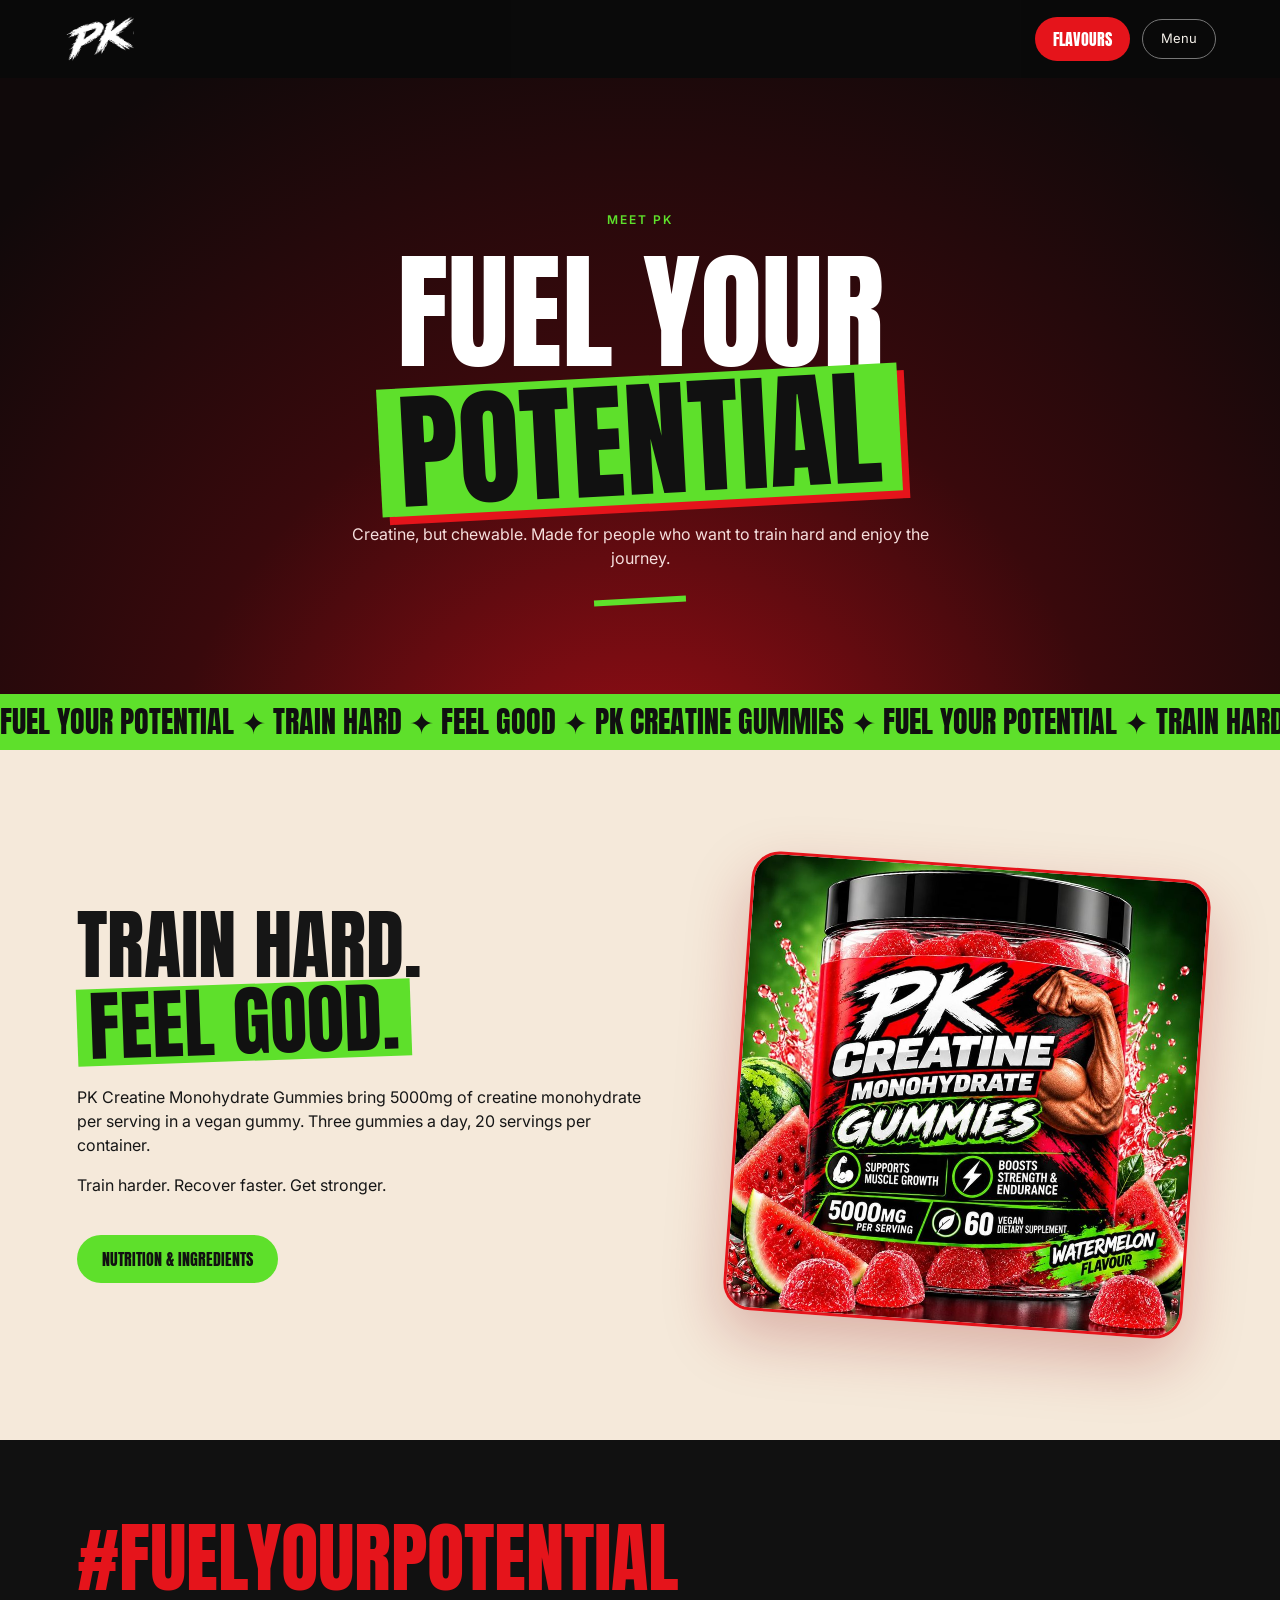
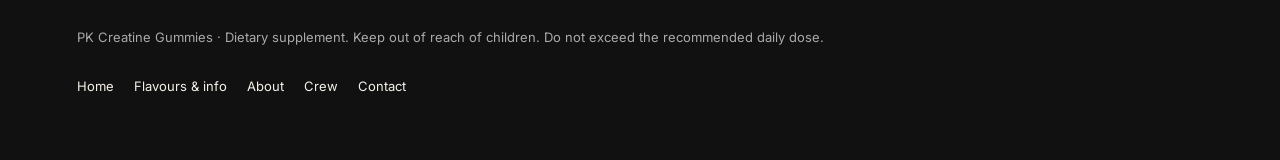
<file: about.html>
<!doctype html><html lang="en"><head><meta charset="utf-8"><meta name="viewport" content="width=device-width, initial-scale=1"><title>About | PK Creatine Gummies</title><meta name="description" content="Get to know PK Creatine Gummies and the story behind the brand."><link href="https://fonts.googleapis.com/css2?family=Anton&family=Inter:wght@400;600;700&display=swap" rel="stylesheet"><style>:root{--red:#e5141b;--green:#5ee02b;--bone:#f5f1ea}*{box-sizing:border-box}body{margin:0;background:#0a0a0a;color:var(--bone);font:16px/1.5 Inter,system-ui,sans-serif}h1,h2,h3,.brand,.btn{font-family:Anton,Impact,sans-serif;text-transform:uppercase;font-weight:400;line-height:1}a{color:inherit}header{position:sticky;top:0;z-index:5;background:#0a0a0aef;display:flex;align-items:center;justify-content:space-between;padding:16px 5vw;gap:20px}header .brand{font-style:italic;font-size:30px;text-decoration:none}header .brand span{color:var(--red)}nav{display:flex;gap:20px;align-items:center;flex-wrap:wrap}nav a{font-size:13px;text-decoration:none}nav a:hover{color:var(--green)}main{min-height:75vh}.hero{padding:100px 6vw 80px;background:radial-gradient(circle at 85% 20%,#8e0a0f,#120608 55%,#0a0a0a)}.eyebrow{text-transform:uppercase;letter-spacing:.16em;color:var(--green);font-size:12px;font-weight:600}h1{font-size:clamp(58px,10vw,140px);max-width:1000px;margin:18px 0}h1 em,h2 em{font-style:normal;background:var(--green);color:#111;padding:0 .15em}.hero p{max-width:620px;color:#ddd}.section{padding:70px 6vw}.light{background:var(--bone);color:#161616}.section h2{font-size:clamp(40px,6vw,80px);margin:0 0 24px}.grid{display:grid;grid-template-columns:repeat(auto-fit,minmax(230px,1fr));gap:20px}.card{background:#222;border-radius:24px;overflow:hidden}.light .card{background:#fff}.card img{width:100%;aspect-ratio:1;object-fit:cover}.content{padding:24px}.content h3{font-size:32px;margin:0 0 12px}.badge{display:inline-block;background:var(--green);color:#111;padding:6px 10px;border-radius:30px;font-size:11px;font-weight:700;text-transform:uppercase}.btn{display:inline-block;background:var(--green);color:#111;padding:16px 25px;border-radius:40px;text-decoration:none;margin-top:22px}.copy{max-width:750px}.note{font-size:14px;opacity:.75}footer{padding:60px 6vw;background:#111}footer strong{font:clamp(35px,6vw,80px) Anton,Impact,sans-serif;color:var(--red)}footer p{font-size:13px;color:#aaa}footer nav{margin-top:25px}@media(max-width:700px){header{align-items:flex-start}header nav{gap:9px 14px;justify-content:flex-end}header nav a{font-size:11px}.hero{padding-top:70px}}.hero{background:#f5e9da;color:#17110e;text-align:center;position:relative;overflow:hidden;padding:100px 6vw 90px}.hero h1{margin:18px auto}.hero p{color:#4c3730;margin:0 auto;max-width:620px}.hero .eyebrow{color:#b80e15}.hero:after{content:"";display:block;width:92px;height:6px;background:#e5141b;margin:28px auto 0;transform:rotate(-2deg)}.light .card{box-shadow:0 12px 35px #4a231112}.card .content h3{margin-top:10px}.section{position:relative}.card img{transition:transform .4s}.card:hover img{transform:scale(1.025)}@media(max-width:700px){.hero{padding:72px 6vw 65px}}</style><style>header{align-items:center}header .header-actions{display:flex;gap:12px;align-items:center}header .header-shop{background:#e5141b;border-radius:30px;padding:10px 18px;color:white;text-decoration:none;font:16px Anton,Impact,sans-serif;text-transform:uppercase}header details{position:relative}header summary{cursor:pointer;list-style:none;border:1px solid #777;border-radius:30px;padding:9px 18px;font-size:13px}header summary::-webkit-details-marker{display:none}header details nav{position:absolute;top:calc(100% + 12px);right:0;width:min(300px,85vw);display:grid;gap:0;background:#f5f1ea;color:#171717;padding:14px;border-radius:20px;box-shadow:0 16px 60px #0008;max-height:75vh;overflow:auto}header details nav a{padding:10px;border-radius:8px;font-size:15px}header details nav a:hover{background:#e5141b;color:#fff}footer nav a{padding:4px 0}.split{display:grid;grid-template-columns:1fr 1fr;gap:clamp(24px,5vw,80px);align-items:center;max-width:1300px;margin:auto}.split img{width:100%;max-height:540px;object-fit:cover;border-radius:28px;transform:rotate(2deg)}.split h2{margin-top:16px}.product-hero{display:flex;justify-content:center;gap:14px;margin:42px auto 0;max-width:740px}.product-hero img{width:clamp(115px,20vw,220px);aspect-ratio:1;object-fit:cover;border-radius:24px;box-shadow:0 20px 40px #5c221d40}.product-hero img:first-child{transform:rotate(-7deg)}.product-hero img:last-child{transform:rotate(7deg)}a:focus-visible,summary:focus-visible{outline:3px solid #5ee02b;outline-offset:4px}@media(max-width:700px){.split{grid-template-columns:1fr}.split img{max-height:380px}.product-hero img{width:29%}}</style><style>@media (prefers-reduced-motion:no-preference){.hero h1{animation:pk-rise .65s cubic-bezier(.22,1,.36,1) both}.hero p,.hero .product-hero{animation:pk-rise .75s .12s cubic-bezier(.22,1,.36,1) both}@keyframes pk-rise{from{opacity:0;transform:translateY(20px)}to{opacity:1;transform:translateY(0)}}}.btn{transition:transform .2s ease,box-shadow .2s ease}.btn:hover{transform:translateY(-3px);box-shadow:0 8px 20px #0003}@media(prefers-reduced-motion:reduce){.btn,.card img{transition:none}}</style><link rel="stylesheet" href="assets/pages.css"><script defer src="assets/pages.js"></script><link rel="stylesheet" href="assets/transition.css"><script src="assets/transition.js"></script></head><body><a class="skip-link" href="#main-content">Skip to content</a><header><a class="brand" href="index.html" aria-label="PK home"><img src="assets/pk-logo.png" alt="PK" style="display:block;width:70px;height:46px;object-fit:contain"></a><div class="header-actions"><a class="header-shop" href="shop.html">Flavours</a><details><summary>Menu</summary><nav aria-label="Main navigation"><a href="index.html">Home</a><a href="shop.html">Flavours &amp; info</a><a href="about.html" aria-current="page">About</a><a href="crew.html">Crew</a><a href="contact.html">Contact</a></nav></details></div></header><main id="main-content" tabindex="-1"><section class="hero"><span class="eyebrow">Meet PK</span><h1>Fuel your <em>potential</em></h1><p>Creatine, but chewable. Made for people who want to train hard and enjoy the journey.</p></section><div class="pk-ribbon" aria-hidden="true"><span>FUEL YOUR POTENTIAL ✦ TRAIN HARD ✦ FEEL GOOD ✦ PK CREATINE GUMMIES ✦ FUEL YOUR POTENTIAL ✦ TRAIN HARD ✦ FEEL GOOD ✦ PK CREATINE GUMMIES ✦ </span></div><section class="section light"><div class="pk-feature"><div class="copy"><h2>Train hard. <em>Feel good.</em></h2><p>PK Creatine Monohydrate Gummies bring 5000mg of creatine monohydrate per serving in a vegan gummy. Three gummies a day, 20 servings per container.</p><p>Train harder. Recover faster. Get stronger.</p><a class="btn" href="index.html#nut">Nutrition &amp; ingredients</a></div><img src="assets/watermelon.jpg" alt="PK watermelon creatine gummies"></div></section></main><footer><strong>#FUELYOURPOTENTIAL</strong><p>PK Creatine Gummies · Dietary supplement. Keep out of reach of children. Do not exceed the recommended daily dose.</p><nav aria-label="Footer navigation"><a href="index.html">Home</a><a href="shop.html">Flavours &amp; info</a><a href="about.html" aria-current="page">About</a><a href="crew.html">Crew</a><a href="contact.html">Contact</a></nav></footer></body></html>
</file>
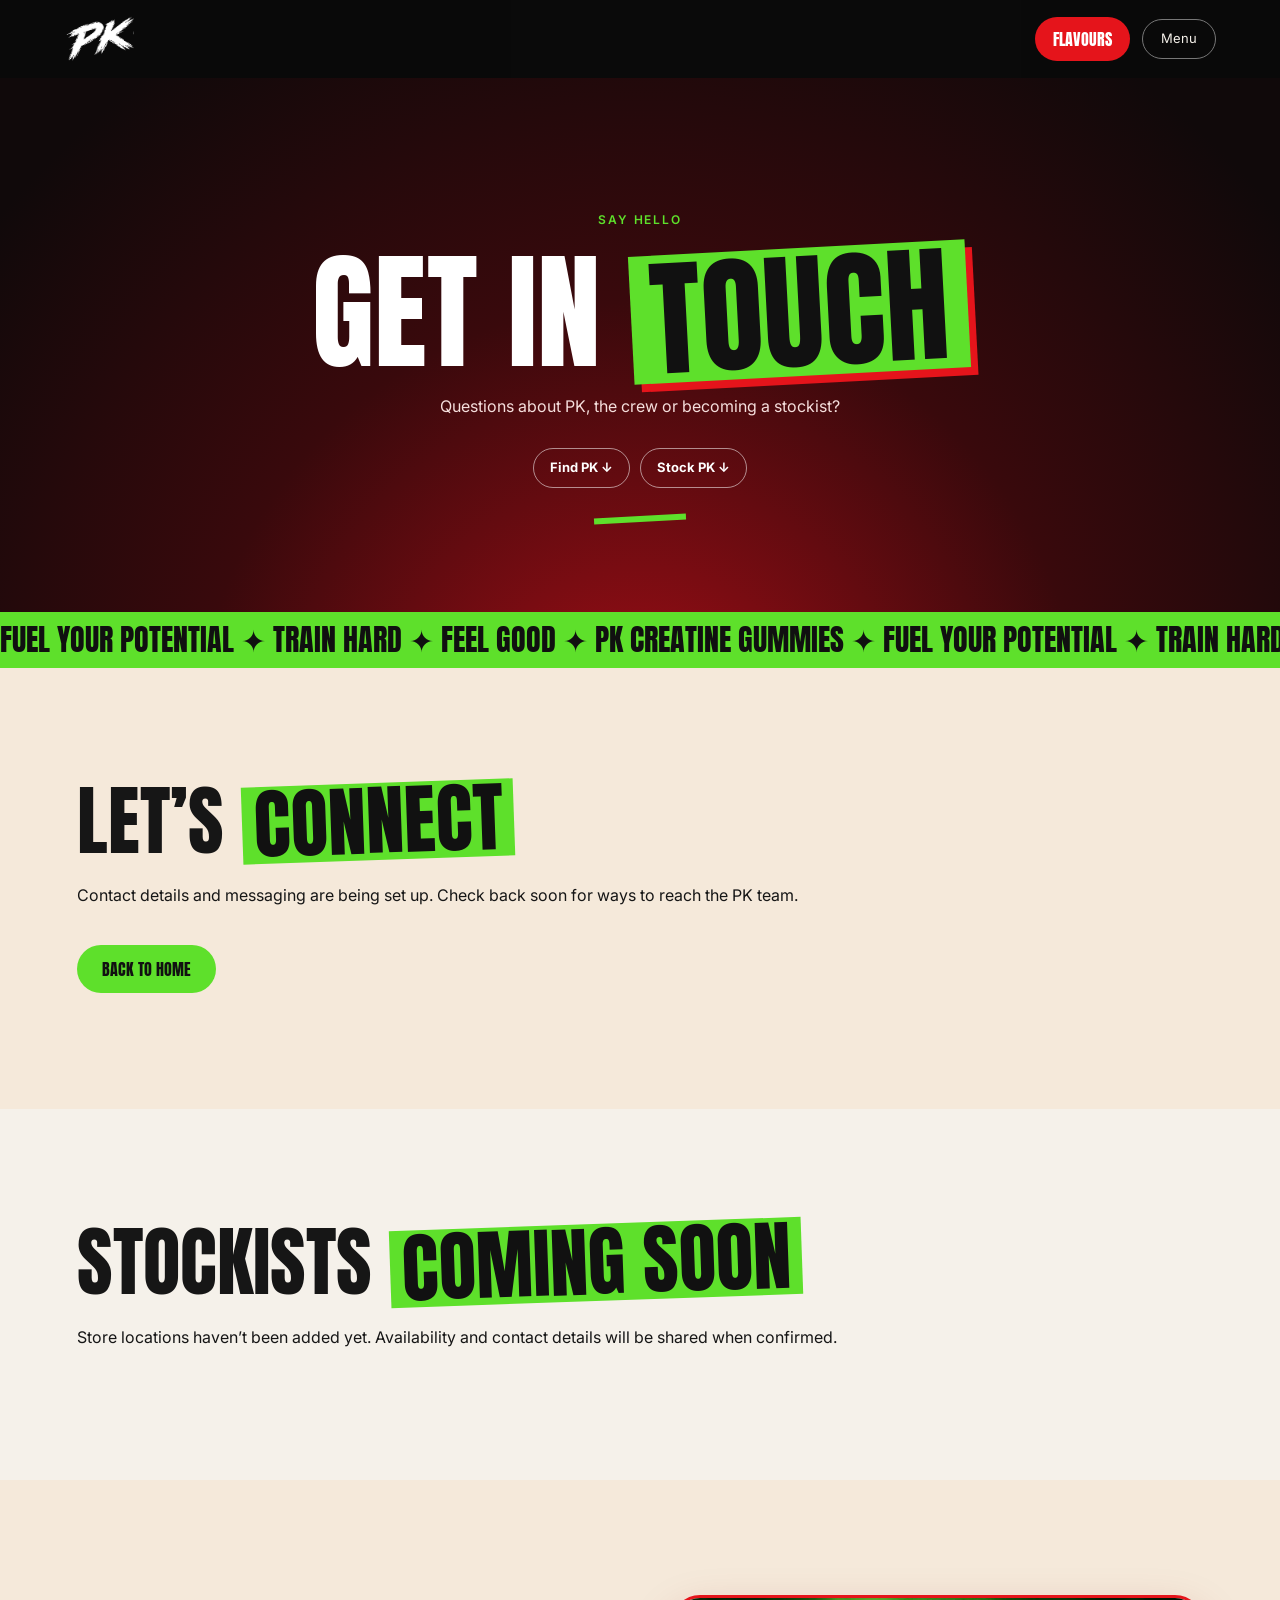
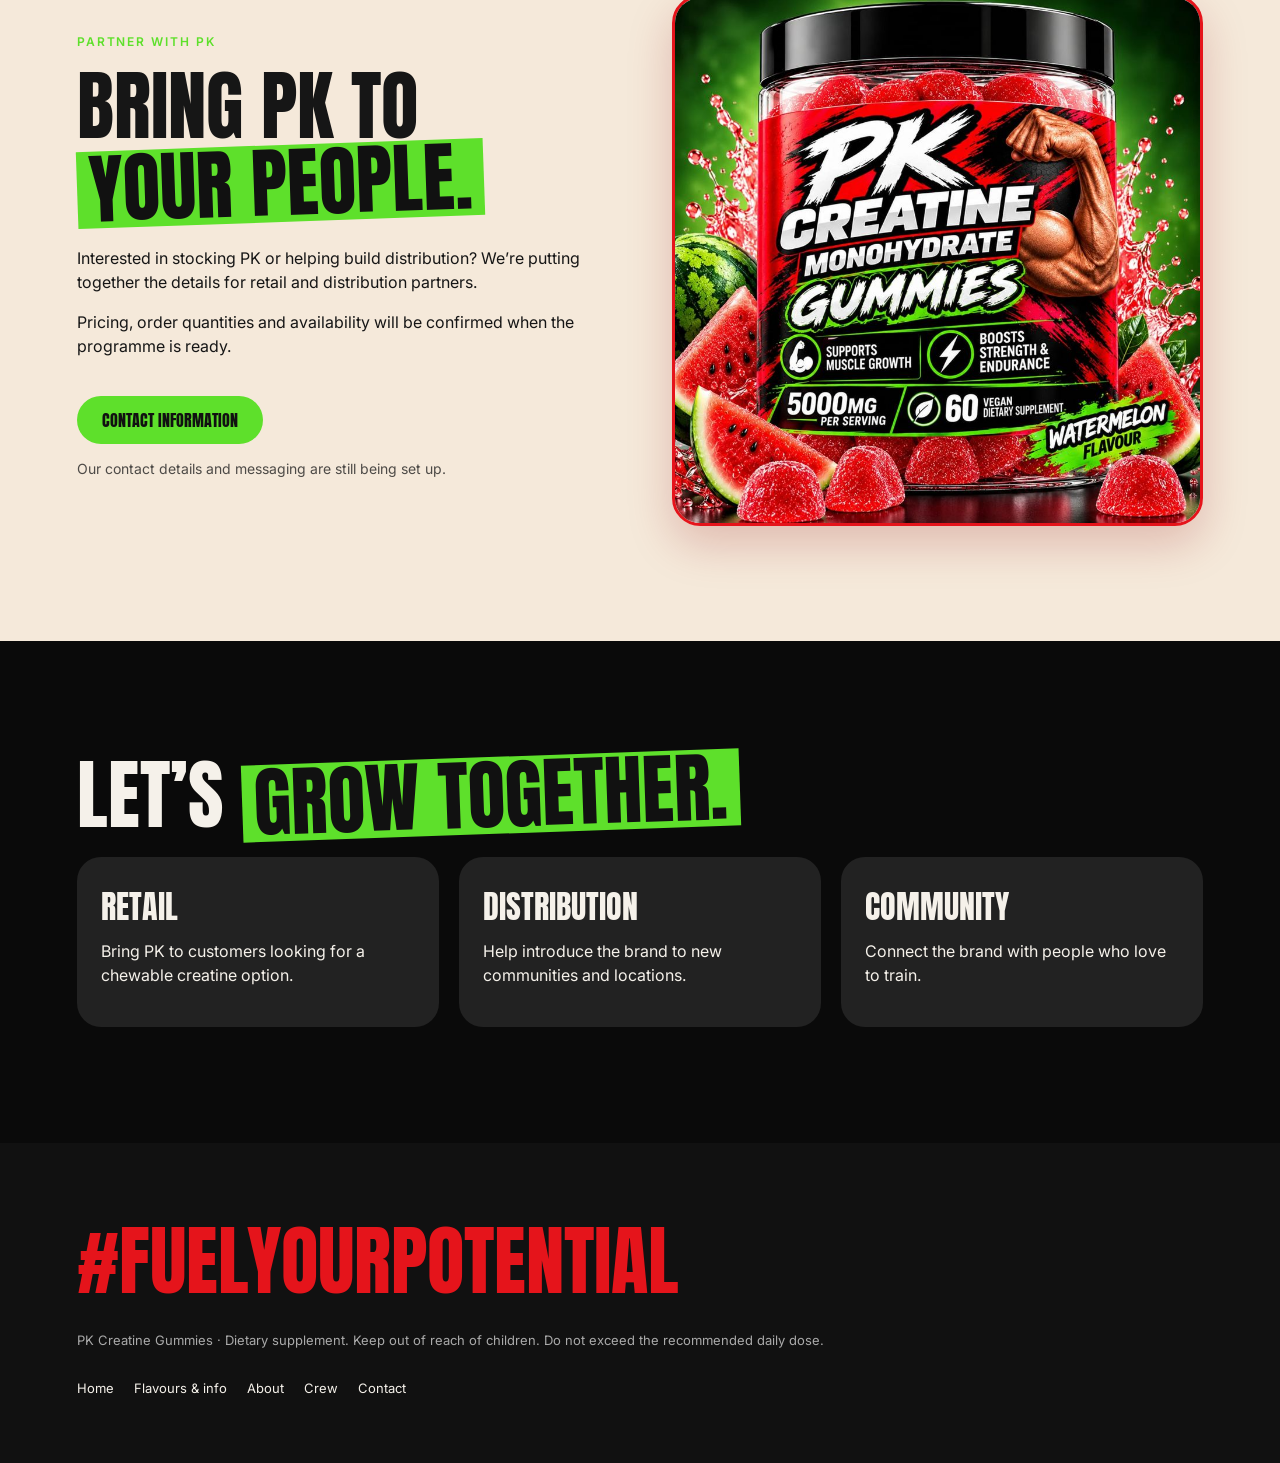
<file: contact.html>
<!doctype html><html lang="en"><head><meta charset="utf-8"><meta name="viewport" content="width=device-width, initial-scale=1"><title>Contact | PK Creatine Gummies</title><meta name="description" content="Find information about contacting PK, stockists and retail partnerships."><link href="https://fonts.googleapis.com/css2?family=Anton&family=Inter:wght@400;600;700&display=swap" rel="stylesheet"><style>:root{--red:#e5141b;--green:#5ee02b;--bone:#f5f1ea}*{box-sizing:border-box}body{margin:0;background:#0a0a0a;color:var(--bone);font:16px/1.5 Inter,system-ui,sans-serif}h1,h2,h3,.brand,.btn{font-family:Anton,Impact,sans-serif;text-transform:uppercase;font-weight:400;line-height:1}a{color:inherit}header{position:sticky;top:0;z-index:5;background:#0a0a0aef;display:flex;align-items:center;justify-content:space-between;padding:16px 5vw;gap:20px}header .brand{font-style:italic;font-size:30px;text-decoration:none}header .brand span{color:var(--red)}nav{display:flex;gap:20px;align-items:center;flex-wrap:wrap}nav a{font-size:13px;text-decoration:none}nav a:hover{color:var(--green)}main{min-height:75vh}.hero{padding:100px 6vw 80px;background:radial-gradient(circle at 85% 20%,#8e0a0f,#120608 55%,#0a0a0a)}.eyebrow{text-transform:uppercase;letter-spacing:.16em;color:var(--green);font-size:12px;font-weight:600}h1{font-size:clamp(58px,10vw,140px);max-width:1000px;margin:18px 0}h1 em,h2 em{font-style:normal;background:var(--green);color:#111;padding:0 .15em}.hero p{max-width:620px;color:#ddd}.section{padding:70px 6vw}.light{background:var(--bone);color:#161616}.section h2{font-size:clamp(40px,6vw,80px);margin:0 0 24px}.grid{display:grid;grid-template-columns:repeat(auto-fit,minmax(230px,1fr));gap:20px}.card{background:#222;border-radius:24px;overflow:hidden}.light .card{background:#fff}.card img{width:100%;aspect-ratio:1;object-fit:cover}.content{padding:24px}.content h3{font-size:32px;margin:0 0 12px}.badge{display:inline-block;background:var(--green);color:#111;padding:6px 10px;border-radius:30px;font-size:11px;font-weight:700;text-transform:uppercase}.btn{display:inline-block;background:var(--green);color:#111;padding:16px 25px;border-radius:40px;text-decoration:none;margin-top:22px}.copy{max-width:750px}.note{font-size:14px;opacity:.75}footer{padding:60px 6vw;background:#111}footer strong{font:clamp(35px,6vw,80px) Anton,Impact,sans-serif;color:var(--red)}footer p{font-size:13px;color:#aaa}footer nav{margin-top:25px}@media(max-width:700px){header{align-items:flex-start}header nav{gap:9px 14px;justify-content:flex-end}header nav a{font-size:11px}.hero{padding-top:70px}}.hero{background:#f5e9da;color:#17110e;text-align:center;position:relative;overflow:hidden;padding:100px 6vw 90px}.hero h1{margin:18px auto}.hero p{color:#4c3730;margin:0 auto;max-width:620px}.hero .eyebrow{color:#b80e15}.hero:after{content:"";display:block;width:92px;height:6px;background:#e5141b;margin:28px auto 0;transform:rotate(-2deg)}.light .card{box-shadow:0 12px 35px #4a231112}.card .content h3{margin-top:10px}.section{position:relative}.card img{transition:transform .4s}.card:hover img{transform:scale(1.025)}@media(max-width:700px){.hero{padding:72px 6vw 65px}}</style><style>header{align-items:center}header .header-actions{display:flex;gap:12px;align-items:center}header .header-shop{background:#e5141b;border-radius:30px;padding:10px 18px;color:white;text-decoration:none;font:16px Anton,Impact,sans-serif;text-transform:uppercase}header details{position:relative}header summary{cursor:pointer;list-style:none;border:1px solid #777;border-radius:30px;padding:9px 18px;font-size:13px}header summary::-webkit-details-marker{display:none}header details nav{position:absolute;top:calc(100% + 12px);right:0;width:min(300px,85vw);display:grid;gap:0;background:#f5f1ea;color:#171717;padding:14px;border-radius:20px;box-shadow:0 16px 60px #0008;max-height:75vh;overflow:auto}header details nav a{padding:10px;border-radius:8px;font-size:15px}header details nav a:hover{background:#e5141b;color:#fff}footer nav a{padding:4px 0}.split{display:grid;grid-template-columns:1fr 1fr;gap:clamp(24px,5vw,80px);align-items:center;max-width:1300px;margin:auto}.split img{width:100%;max-height:540px;object-fit:cover;border-radius:28px;transform:rotate(2deg)}.split h2{margin-top:16px}.product-hero{display:flex;justify-content:center;gap:14px;margin:42px auto 0;max-width:740px}.product-hero img{width:clamp(115px,20vw,220px);aspect-ratio:1;object-fit:cover;border-radius:24px;box-shadow:0 20px 40px #5c221d40}.product-hero img:first-child{transform:rotate(-7deg)}.product-hero img:last-child{transform:rotate(7deg)}a:focus-visible,summary:focus-visible{outline:3px solid #5ee02b;outline-offset:4px}@media(max-width:700px){.split{grid-template-columns:1fr}.split img{max-height:380px}.product-hero img{width:29%}}</style><style>@media (prefers-reduced-motion:no-preference){.hero h1{animation:pk-rise .65s cubic-bezier(.22,1,.36,1) both}.hero p,.hero .product-hero{animation:pk-rise .75s .12s cubic-bezier(.22,1,.36,1) both}@keyframes pk-rise{from{opacity:0;transform:translateY(20px)}to{opacity:1;transform:translateY(0)}}}.btn{transition:transform .2s ease,box-shadow .2s ease}.btn:hover{transform:translateY(-3px);box-shadow:0 8px 20px #0003}@media(prefers-reduced-motion:reduce){.btn,.card img{transition:none}}</style><link rel="stylesheet" href="assets/pages.css"><script defer src="assets/pages.js"></script><link rel="stylesheet" href="assets/transition.css"><script src="assets/transition.js"></script></head><body><a class="skip-link" href="#main-content">Skip to content</a><header><a class="brand" href="index.html" aria-label="PK home"><img src="assets/pk-logo.png" alt="PK" style="display:block;width:70px;height:46px;object-fit:contain"></a><div class="header-actions"><a class="header-shop" href="shop.html">Flavours</a><details><summary>Menu</summary><nav aria-label="Main navigation"><a href="index.html">Home</a><a href="shop.html">Flavours &amp; info</a><a href="about.html">About</a><a href="crew.html">Crew</a><a href="contact.html" aria-current="page">Contact</a></nav></details></div></header><main id="main-content" tabindex="-1"><section class="hero"><span class="eyebrow">Say hello</span><h1>Get in <em>touch</em></h1><p>Questions about PK, the crew or becoming a stockist?</p><div class="page-jumps" aria-label="On this page"><a href="#stockists">Find PK ↓</a><a href="#wholesale">Stock PK ↓</a></div></section><div class="pk-ribbon" aria-hidden="true"><span>FUEL YOUR POTENTIAL ✦ TRAIN HARD ✦ FEEL GOOD ✦ PK CREATINE GUMMIES ✦ FUEL YOUR POTENTIAL ✦ TRAIN HARD ✦ FEEL GOOD ✦ PK CREATINE GUMMIES ✦ </span></div><section class="section light"><h2>Let’s <em>connect</em></h2><p>Contact details and messaging are being set up. Check back soon for ways to reach the PK team.</p><a class="btn" href="index.html">Back to home</a></section><section id="stockists" class="section light"><h2>Stockists <em>coming soon</em></h2><p>Store locations haven’t been added yet. Availability and contact details will be shared when confirmed.</p></section><section id="wholesale" class="section light"><div class="split"><div><span class="eyebrow">PARTNER WITH PK</span><h2>Bring PK to <em>your people.</em></h2><p>Interested in stocking PK or helping build distribution? We’re putting together the details for retail and distribution partners.</p><p>Pricing, order quantities and availability will be confirmed when the programme is ready.</p><a class="btn" href="contact.html">Contact information</a><p class="note">Our contact details and messaging are still being set up.</p></div><img src="assets/watermelon.jpg" alt="PK watermelon creatine gummies"></div></section><section class="section"><h2>Let’s <em>grow together.</em></h2><div class="grid"><div class="card"><div class="content"><h3>Retail</h3><p>Bring PK to customers looking for a chewable creatine option.</p></div></div><div class="card"><div class="content"><h3>Distribution</h3><p>Help introduce the brand to new communities and locations.</p></div></div><div class="card"><div class="content"><h3>Community</h3><p>Connect the brand with people who love to train.</p></div></div></div></section></main><footer><strong>#FUELYOURPOTENTIAL</strong><p>PK Creatine Gummies · Dietary supplement. Keep out of reach of children. Do not exceed the recommended daily dose.</p><nav aria-label="Footer navigation"><a href="index.html">Home</a><a href="shop.html">Flavours &amp; info</a><a href="about.html">About</a><a href="crew.html">Crew</a><a href="contact.html" aria-current="page">Contact</a></nav></footer></body></html>
</file>
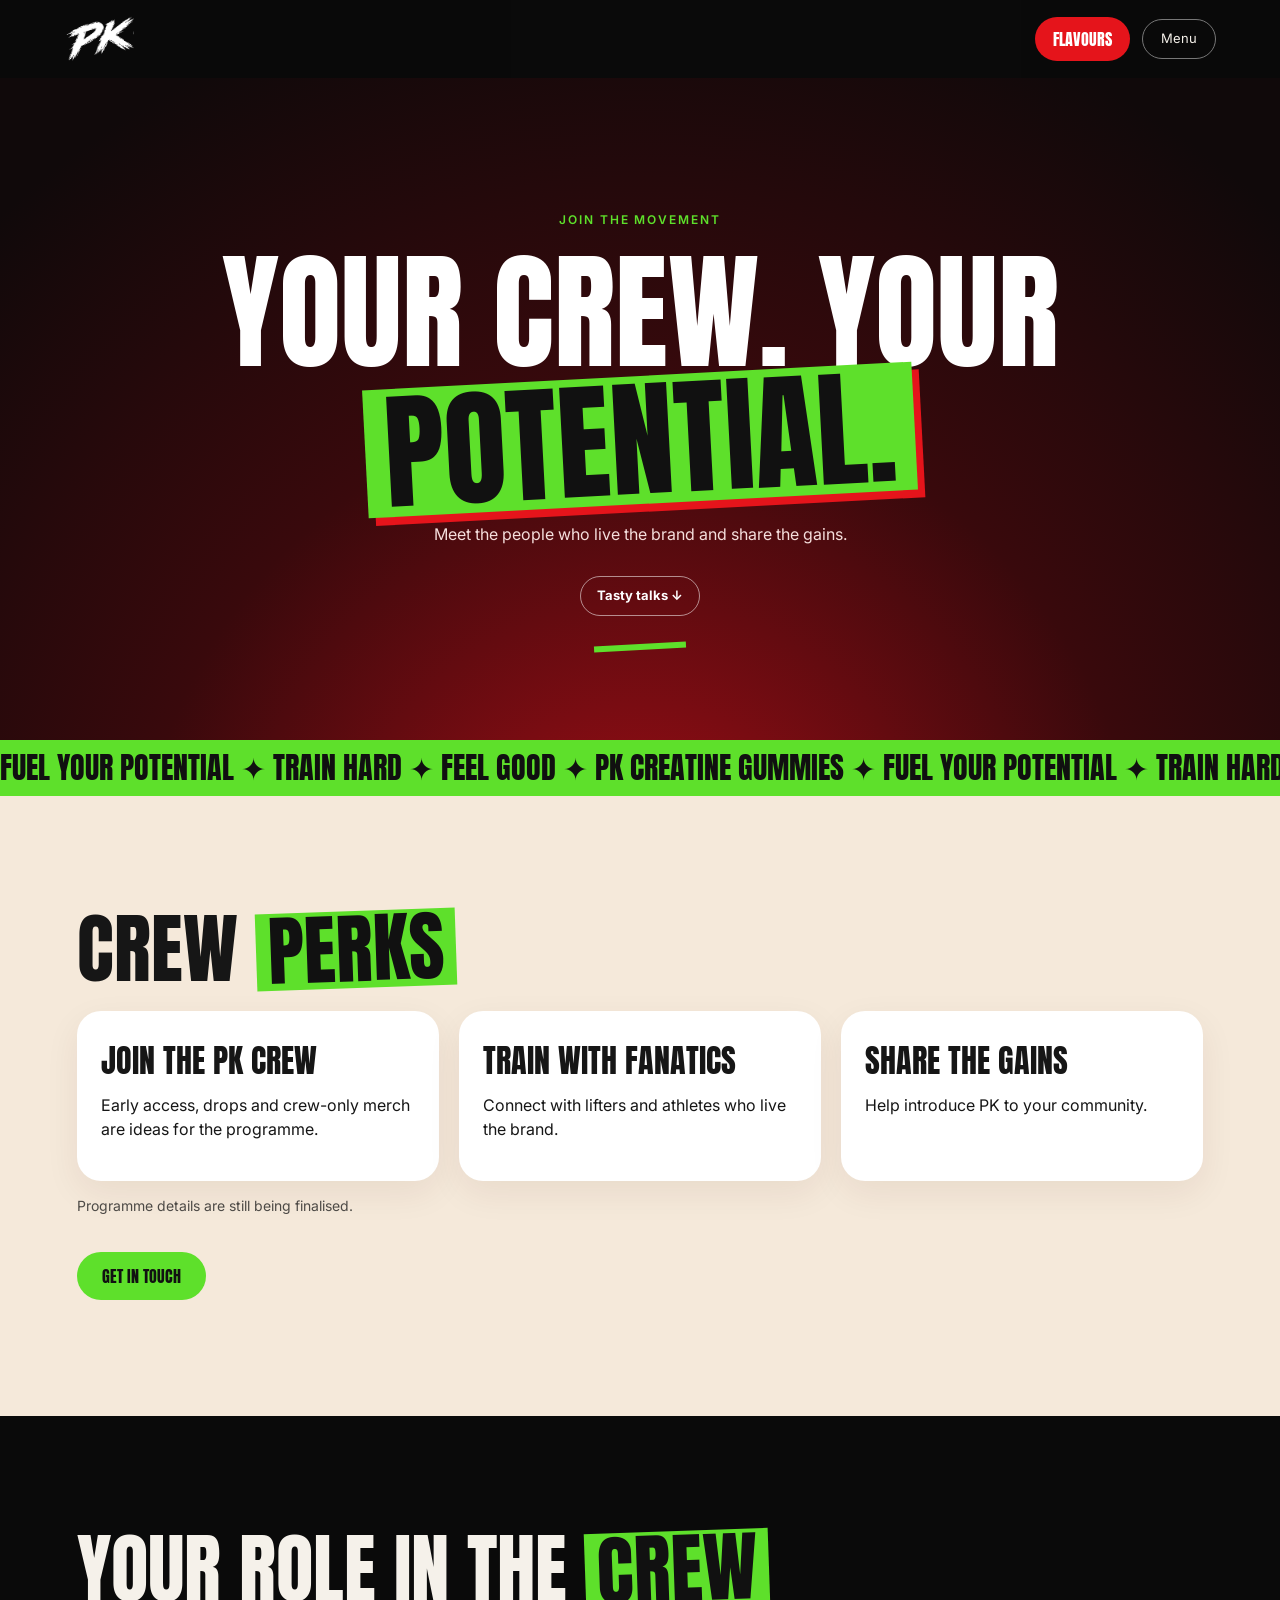
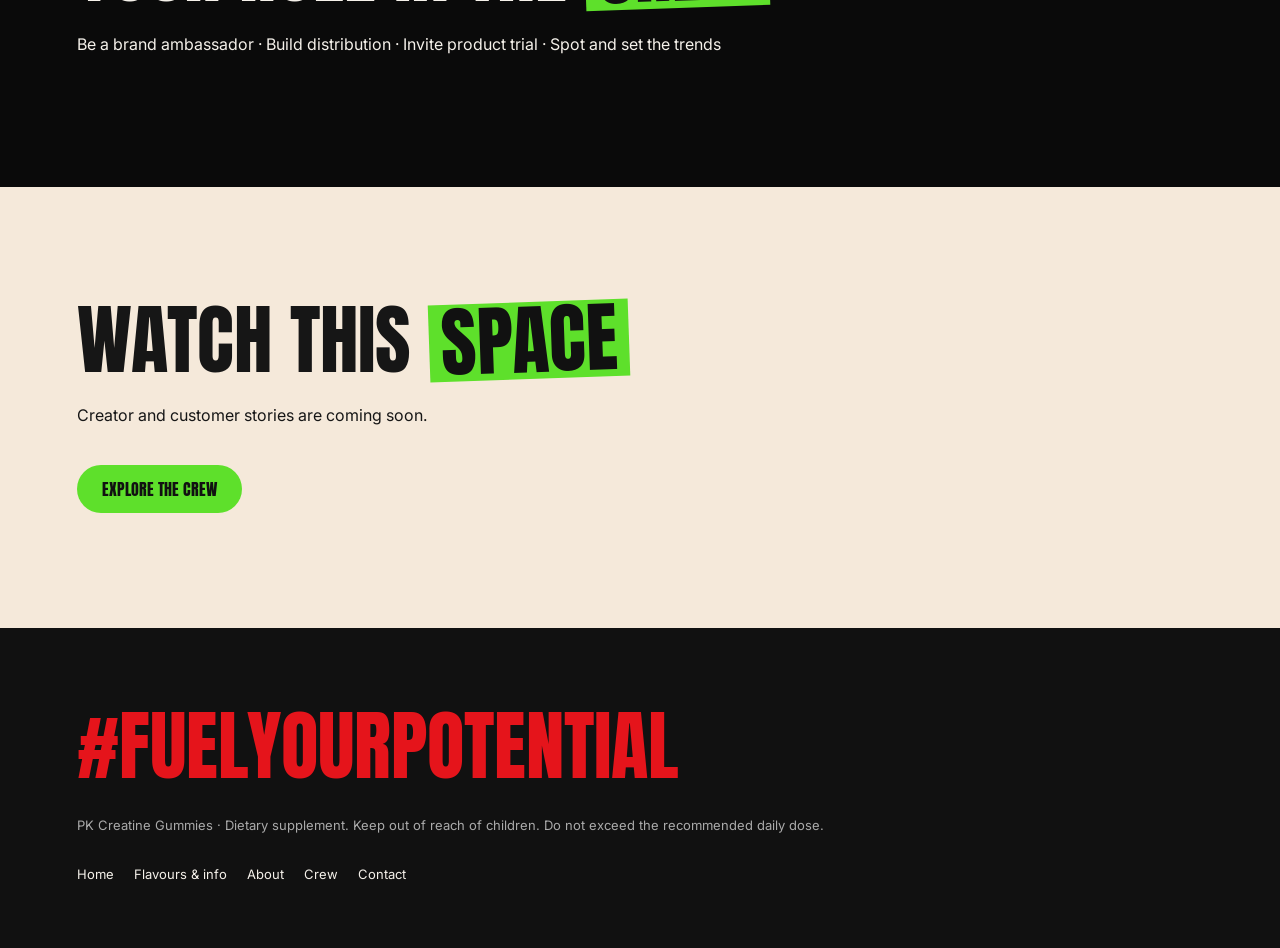
<file: crew.html>
<!doctype html><html lang="en"><head><meta charset="utf-8"><meta name="viewport" content="width=device-width, initial-scale=1"><title>Crew | PK Creatine Gummies</title><meta name="description" content="Discover the PK crew and learn about the community programme."><link href="https://fonts.googleapis.com/css2?family=Anton&family=Inter:wght@400;600;700&display=swap" rel="stylesheet"><style>:root{--red:#e5141b;--green:#5ee02b;--bone:#f5f1ea}*{box-sizing:border-box}body{margin:0;background:#0a0a0a;color:var(--bone);font:16px/1.5 Inter,system-ui,sans-serif}h1,h2,h3,.brand,.btn{font-family:Anton,Impact,sans-serif;text-transform:uppercase;font-weight:400;line-height:1}a{color:inherit}header{position:sticky;top:0;z-index:5;background:#0a0a0aef;display:flex;align-items:center;justify-content:space-between;padding:16px 5vw;gap:20px}header .brand{font-style:italic;font-size:30px;text-decoration:none}header .brand span{color:var(--red)}nav{display:flex;gap:20px;align-items:center;flex-wrap:wrap}nav a{font-size:13px;text-decoration:none}nav a:hover{color:var(--green)}main{min-height:75vh}.hero{padding:100px 6vw 80px;background:radial-gradient(circle at 85% 20%,#8e0a0f,#120608 55%,#0a0a0a)}.eyebrow{text-transform:uppercase;letter-spacing:.16em;color:var(--green);font-size:12px;font-weight:600}h1{font-size:clamp(58px,10vw,140px);max-width:1000px;margin:18px 0}h1 em,h2 em{font-style:normal;background:var(--green);color:#111;padding:0 .15em}.hero p{max-width:620px;color:#ddd}.section{padding:70px 6vw}.light{background:var(--bone);color:#161616}.section h2{font-size:clamp(40px,6vw,80px);margin:0 0 24px}.grid{display:grid;grid-template-columns:repeat(auto-fit,minmax(230px,1fr));gap:20px}.card{background:#222;border-radius:24px;overflow:hidden}.light .card{background:#fff}.card img{width:100%;aspect-ratio:1;object-fit:cover}.content{padding:24px}.content h3{font-size:32px;margin:0 0 12px}.badge{display:inline-block;background:var(--green);color:#111;padding:6px 10px;border-radius:30px;font-size:11px;font-weight:700;text-transform:uppercase}.btn{display:inline-block;background:var(--green);color:#111;padding:16px 25px;border-radius:40px;text-decoration:none;margin-top:22px}.copy{max-width:750px}.note{font-size:14px;opacity:.75}footer{padding:60px 6vw;background:#111}footer strong{font:clamp(35px,6vw,80px) Anton,Impact,sans-serif;color:var(--red)}footer p{font-size:13px;color:#aaa}footer nav{margin-top:25px}@media(max-width:700px){header{align-items:flex-start}header nav{gap:9px 14px;justify-content:flex-end}header nav a{font-size:11px}.hero{padding-top:70px}}.hero{background:#f5e9da;color:#17110e;text-align:center;position:relative;overflow:hidden;padding:100px 6vw 90px}.hero h1{margin:18px auto}.hero p{color:#4c3730;margin:0 auto;max-width:620px}.hero .eyebrow{color:#b80e15}.hero:after{content:"";display:block;width:92px;height:6px;background:#e5141b;margin:28px auto 0;transform:rotate(-2deg)}.light .card{box-shadow:0 12px 35px #4a231112}.card .content h3{margin-top:10px}.section{position:relative}.card img{transition:transform .4s}.card:hover img{transform:scale(1.025)}@media(max-width:700px){.hero{padding:72px 6vw 65px}}</style><style>header{align-items:center}header .header-actions{display:flex;gap:12px;align-items:center}header .header-shop{background:#e5141b;border-radius:30px;padding:10px 18px;color:white;text-decoration:none;font:16px Anton,Impact,sans-serif;text-transform:uppercase}header details{position:relative}header summary{cursor:pointer;list-style:none;border:1px solid #777;border-radius:30px;padding:9px 18px;font-size:13px}header summary::-webkit-details-marker{display:none}header details nav{position:absolute;top:calc(100% + 12px);right:0;width:min(300px,85vw);display:grid;gap:0;background:#f5f1ea;color:#171717;padding:14px;border-radius:20px;box-shadow:0 16px 60px #0008;max-height:75vh;overflow:auto}header details nav a{padding:10px;border-radius:8px;font-size:15px}header details nav a:hover{background:#e5141b;color:#fff}footer nav a{padding:4px 0}.split{display:grid;grid-template-columns:1fr 1fr;gap:clamp(24px,5vw,80px);align-items:center;max-width:1300px;margin:auto}.split img{width:100%;max-height:540px;object-fit:cover;border-radius:28px;transform:rotate(2deg)}.split h2{margin-top:16px}.product-hero{display:flex;justify-content:center;gap:14px;margin:42px auto 0;max-width:740px}.product-hero img{width:clamp(115px,20vw,220px);aspect-ratio:1;object-fit:cover;border-radius:24px;box-shadow:0 20px 40px #5c221d40}.product-hero img:first-child{transform:rotate(-7deg)}.product-hero img:last-child{transform:rotate(7deg)}a:focus-visible,summary:focus-visible{outline:3px solid #5ee02b;outline-offset:4px}@media(max-width:700px){.split{grid-template-columns:1fr}.split img{max-height:380px}.product-hero img{width:29%}}</style><style>@media (prefers-reduced-motion:no-preference){.hero h1{animation:pk-rise .65s cubic-bezier(.22,1,.36,1) both}.hero p,.hero .product-hero{animation:pk-rise .75s .12s cubic-bezier(.22,1,.36,1) both}@keyframes pk-rise{from{opacity:0;transform:translateY(20px)}to{opacity:1;transform:translateY(0)}}}.btn{transition:transform .2s ease,box-shadow .2s ease}.btn:hover{transform:translateY(-3px);box-shadow:0 8px 20px #0003}@media(prefers-reduced-motion:reduce){.btn,.card img{transition:none}}</style><link rel="stylesheet" href="assets/pages.css"><script defer src="assets/pages.js"></script><link rel="stylesheet" href="assets/transition.css"><script src="assets/transition.js"></script></head><body><a class="skip-link" href="#main-content">Skip to content</a><header><a class="brand" href="index.html" aria-label="PK home"><img src="assets/pk-logo.png" alt="PK" style="display:block;width:70px;height:46px;object-fit:contain"></a><div class="header-actions"><a class="header-shop" href="shop.html">Flavours</a><details><summary>Menu</summary><nav aria-label="Main navigation"><a href="index.html">Home</a><a href="shop.html">Flavours &amp; info</a><a href="about.html">About</a><a href="crew.html" aria-current="page">Crew</a><a href="contact.html">Contact</a></nav></details></div></header><main id="main-content" tabindex="-1"><section class="hero"><span class="eyebrow">Join the movement</span><h1>Your crew. Your <em>potential.</em></h1><p>Meet the people who live the brand and share the gains.</p><div class="page-jumps" aria-label="On this page"><a href="#talks">Tasty talks ↓</a></div></section><div class="pk-ribbon" aria-hidden="true"><span>FUEL YOUR POTENTIAL ✦ TRAIN HARD ✦ FEEL GOOD ✦ PK CREATINE GUMMIES ✦ FUEL YOUR POTENTIAL ✦ TRAIN HARD ✦ FEEL GOOD ✦ PK CREATINE GUMMIES ✦ </span></div><section class="section light"><h2>Crew <em>perks</em></h2><div class="grid"><div class="card"><div class="content"><h3>Join the PK crew</h3><p>Early access, drops and crew-only merch are ideas for the programme.</p></div></div><div class="card"><div class="content"><h3>Train with fanatics</h3><p>Connect with lifters and athletes who live the brand.</p></div></div><div class="card"><div class="content"><h3>Share the gains</h3><p>Help introduce PK to your community.</p></div></div></div><p class="note">Programme details are still being finalised.</p><a class="btn" href="contact.html">Get in touch</a></section><section class="section"><h2>Your role in the <em>crew</em></h2><p>Be a brand ambassador · Build distribution · Invite product trial · Spot and set the trends</p></section><section id="talks" class="section light"><h2>Watch this <em>space</em></h2><p>Creator and customer stories are coming soon.</p><a class="btn" href="crew.html">Explore the crew</a></section></main><footer><strong>#FUELYOURPOTENTIAL</strong><p>PK Creatine Gummies · Dietary supplement. Keep out of reach of children. Do not exceed the recommended daily dose.</p><nav aria-label="Footer navigation"><a href="index.html">Home</a><a href="shop.html">Flavours &amp; info</a><a href="about.html">About</a><a href="crew.html" aria-current="page">Crew</a><a href="contact.html">Contact</a></nav></footer></body></html>
</file>
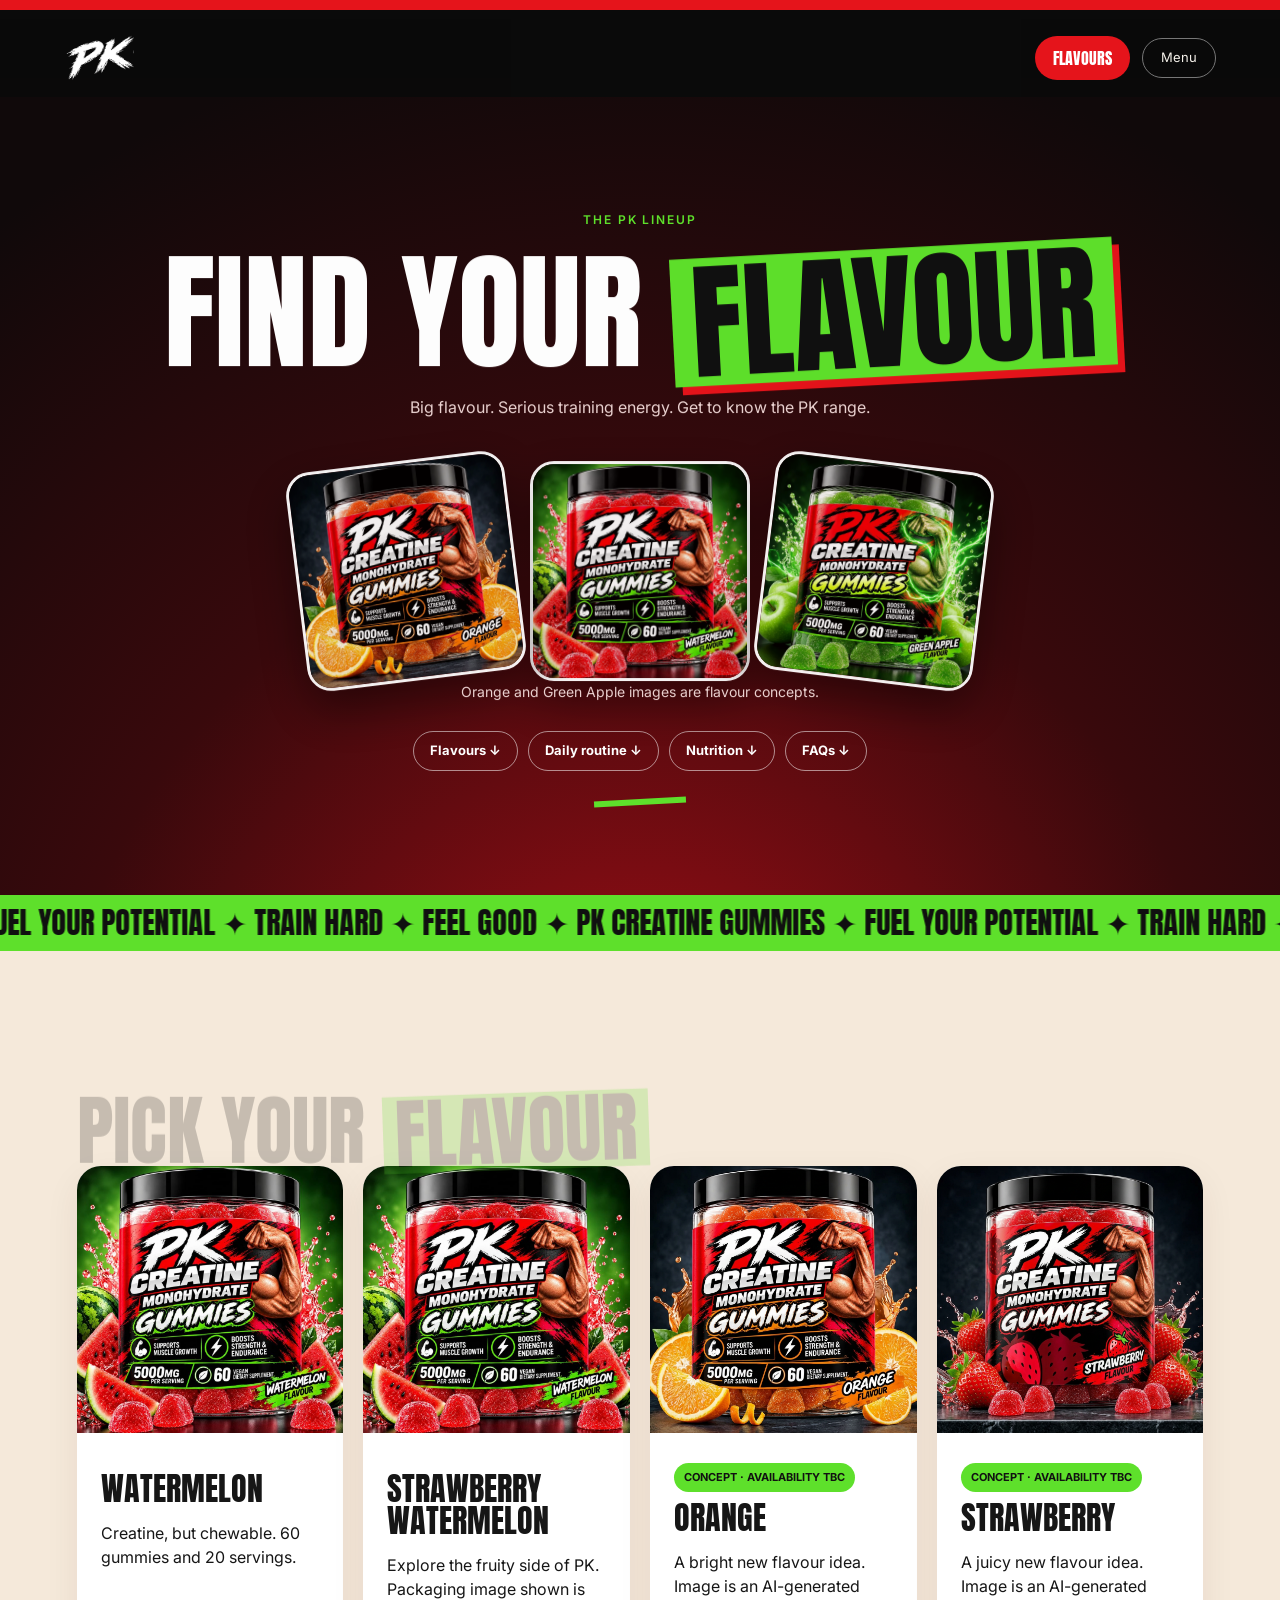
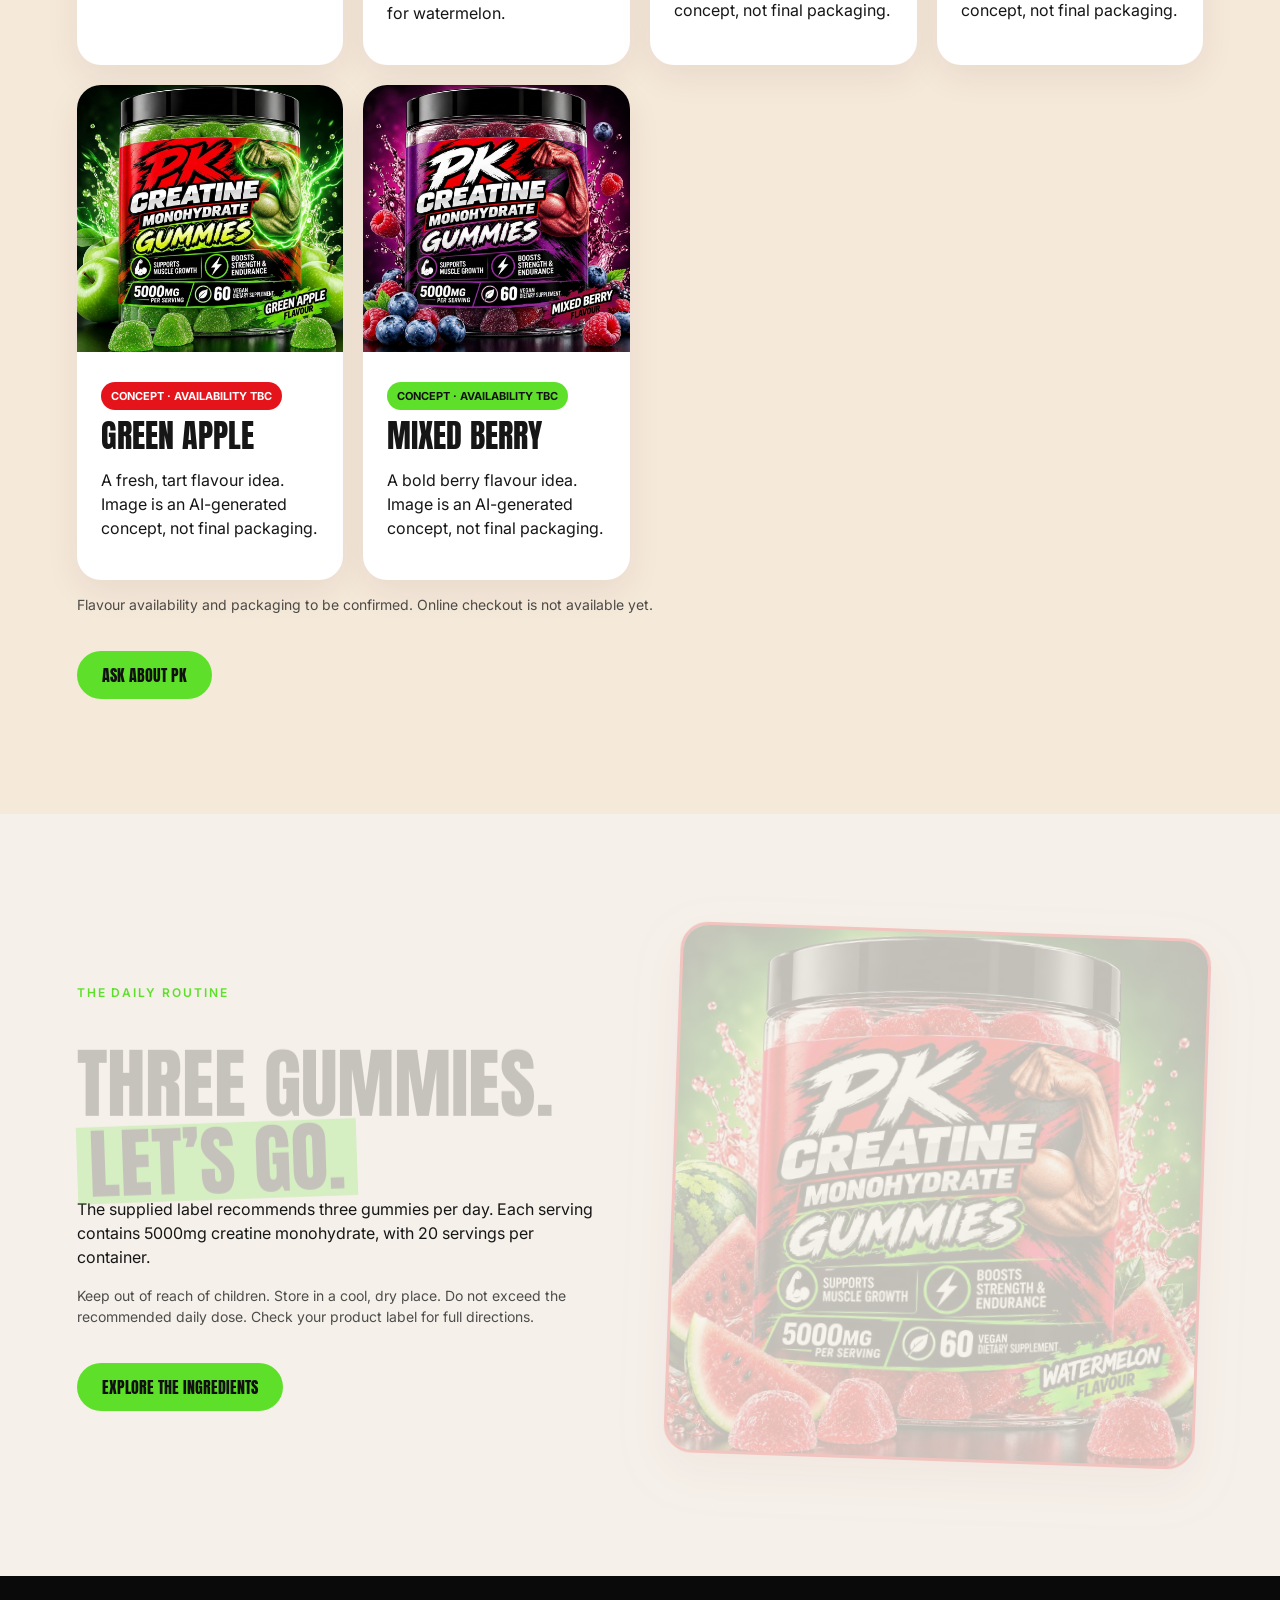
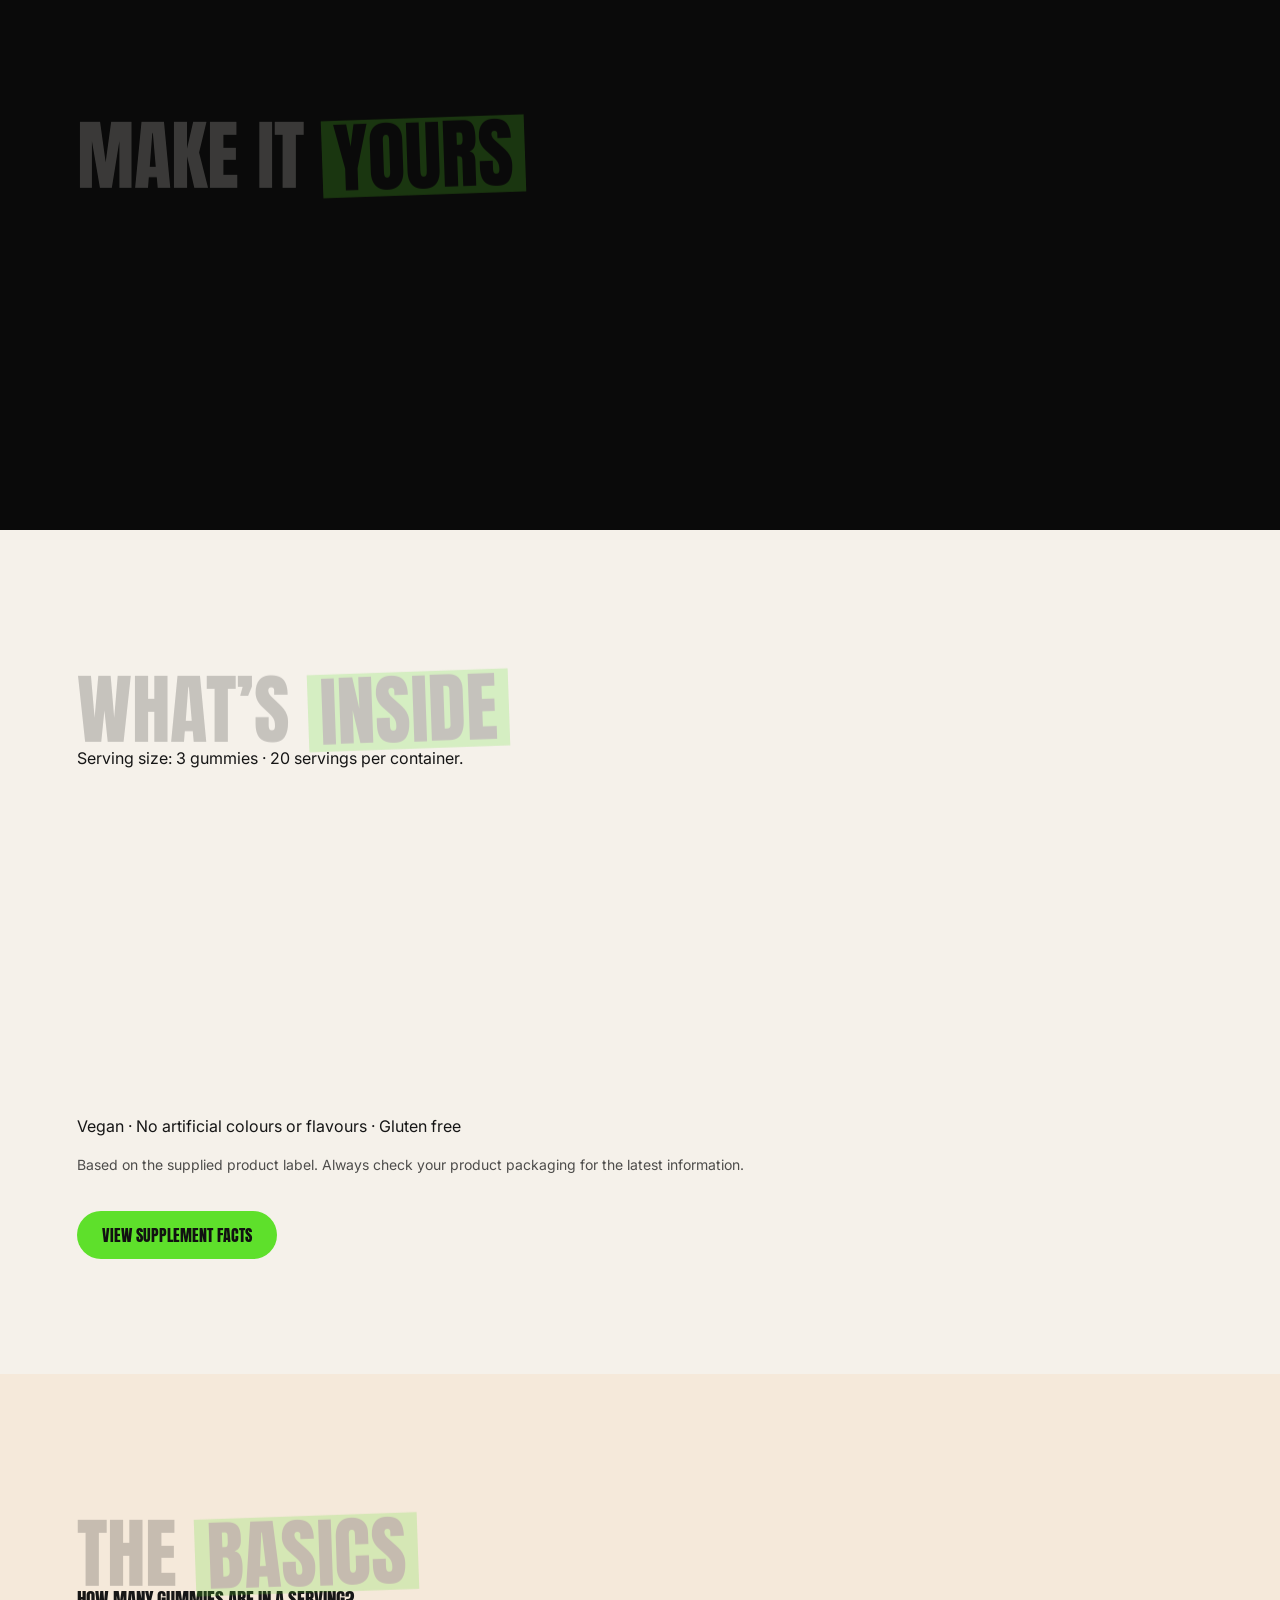
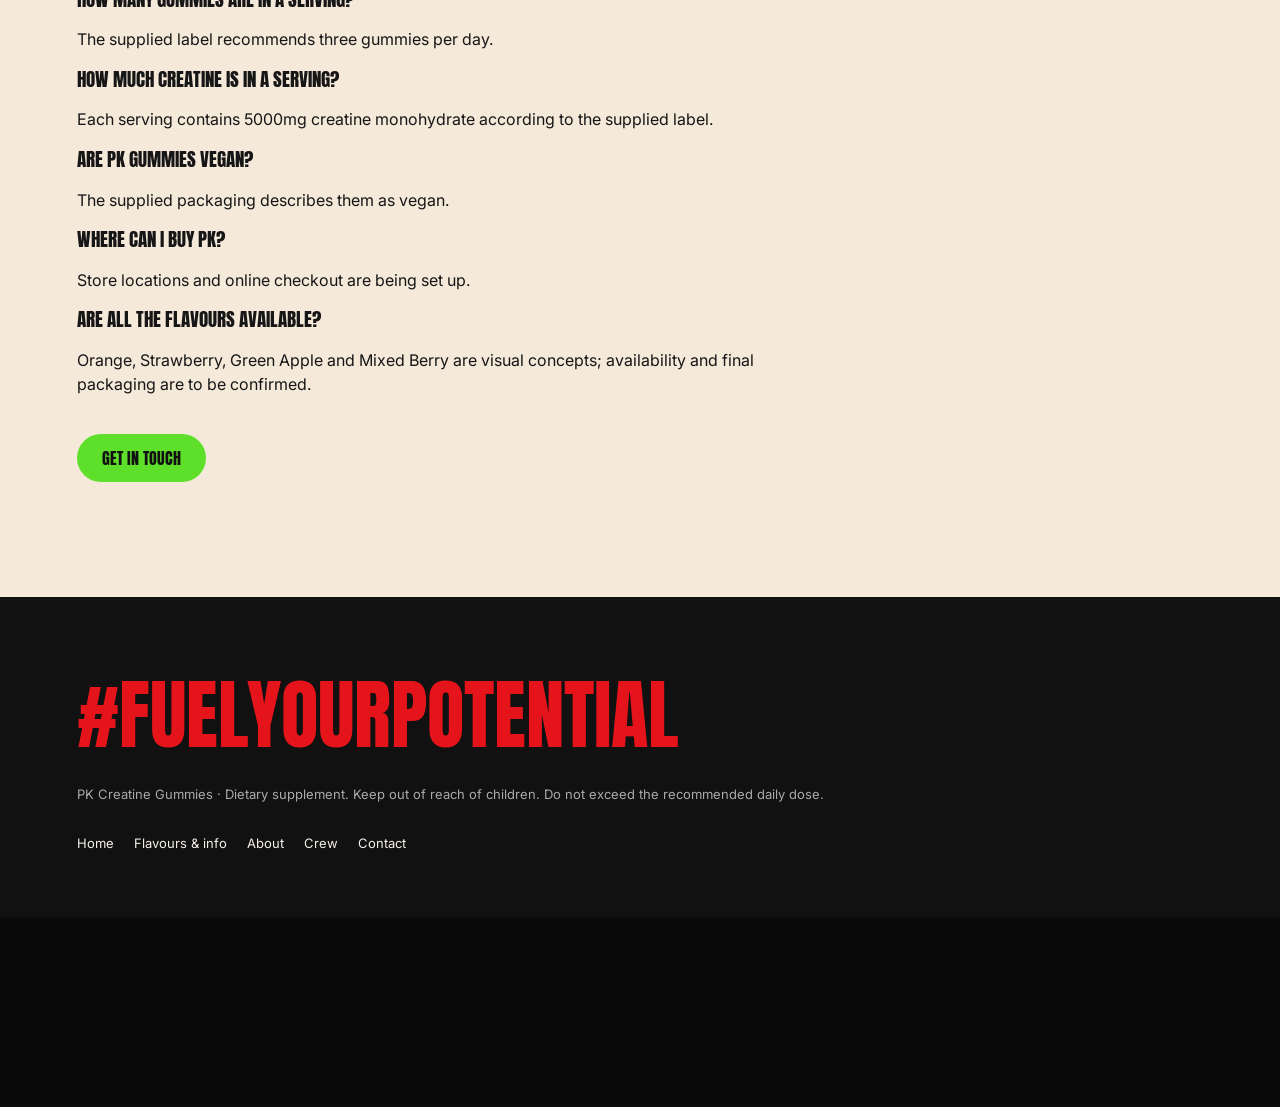
<file: faq.html>
<!doctype html><html lang="en"><head><meta charset="utf-8"><meta name="viewport" content="width=device-width, initial-scale=1"><meta http-equiv="refresh" content="0; url=shop.html#faq"><title>Page moved | PK Creatine Gummies</title></head><body><p>This content has moved. <a href="shop.html#faq">Continue to the new page</a>.</p></body></html>
</file>
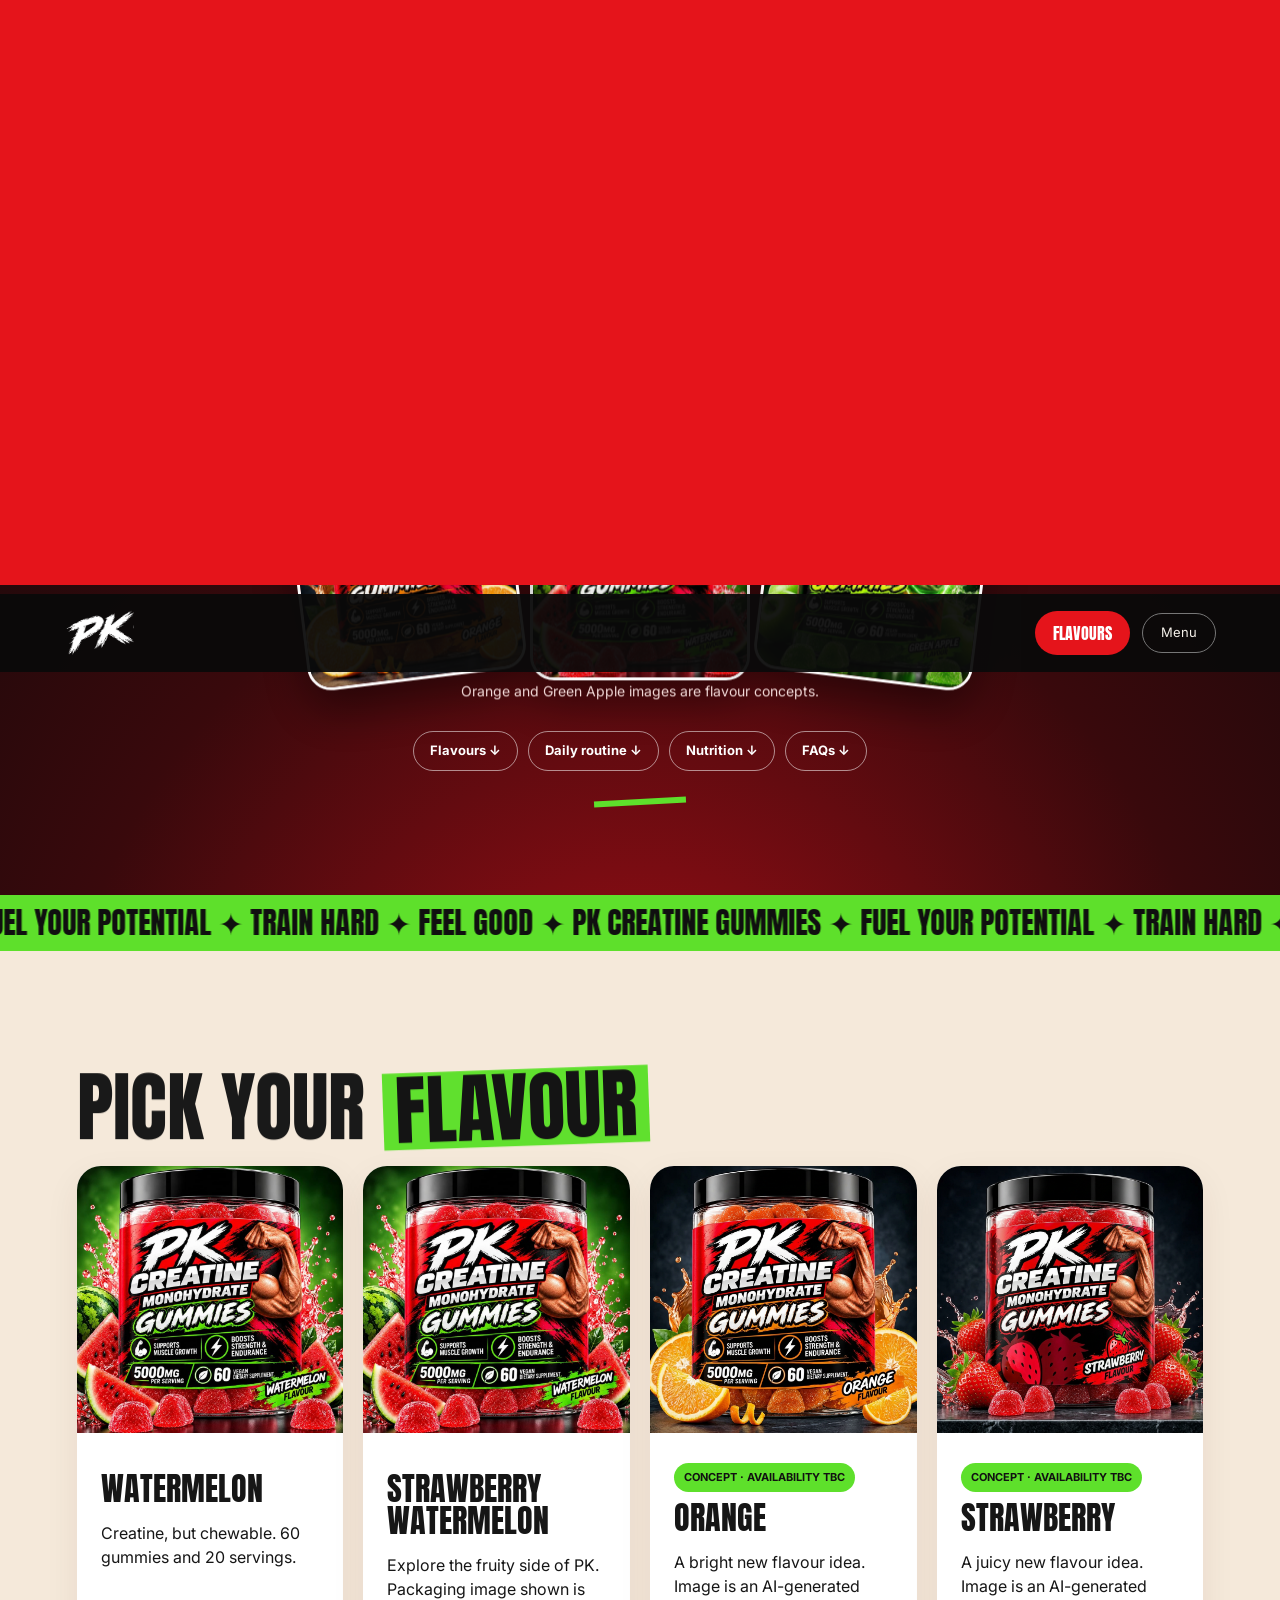
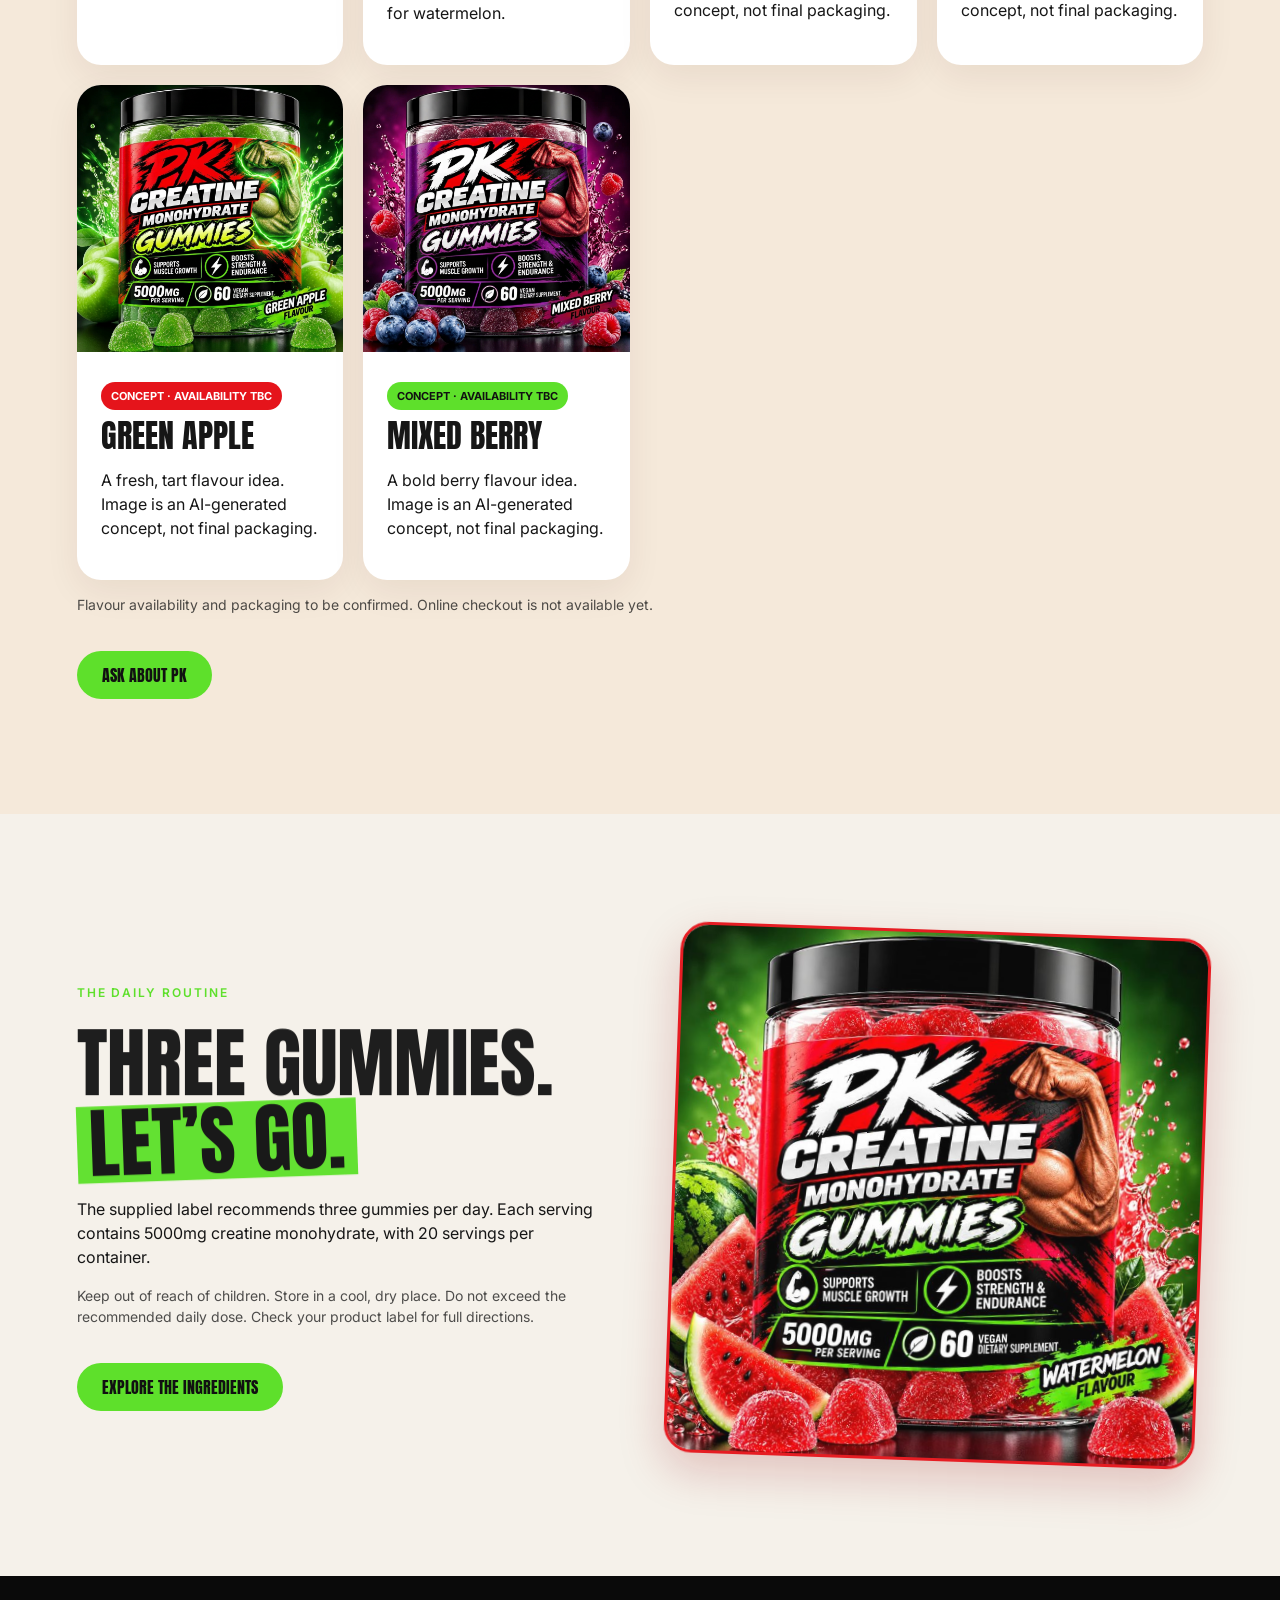
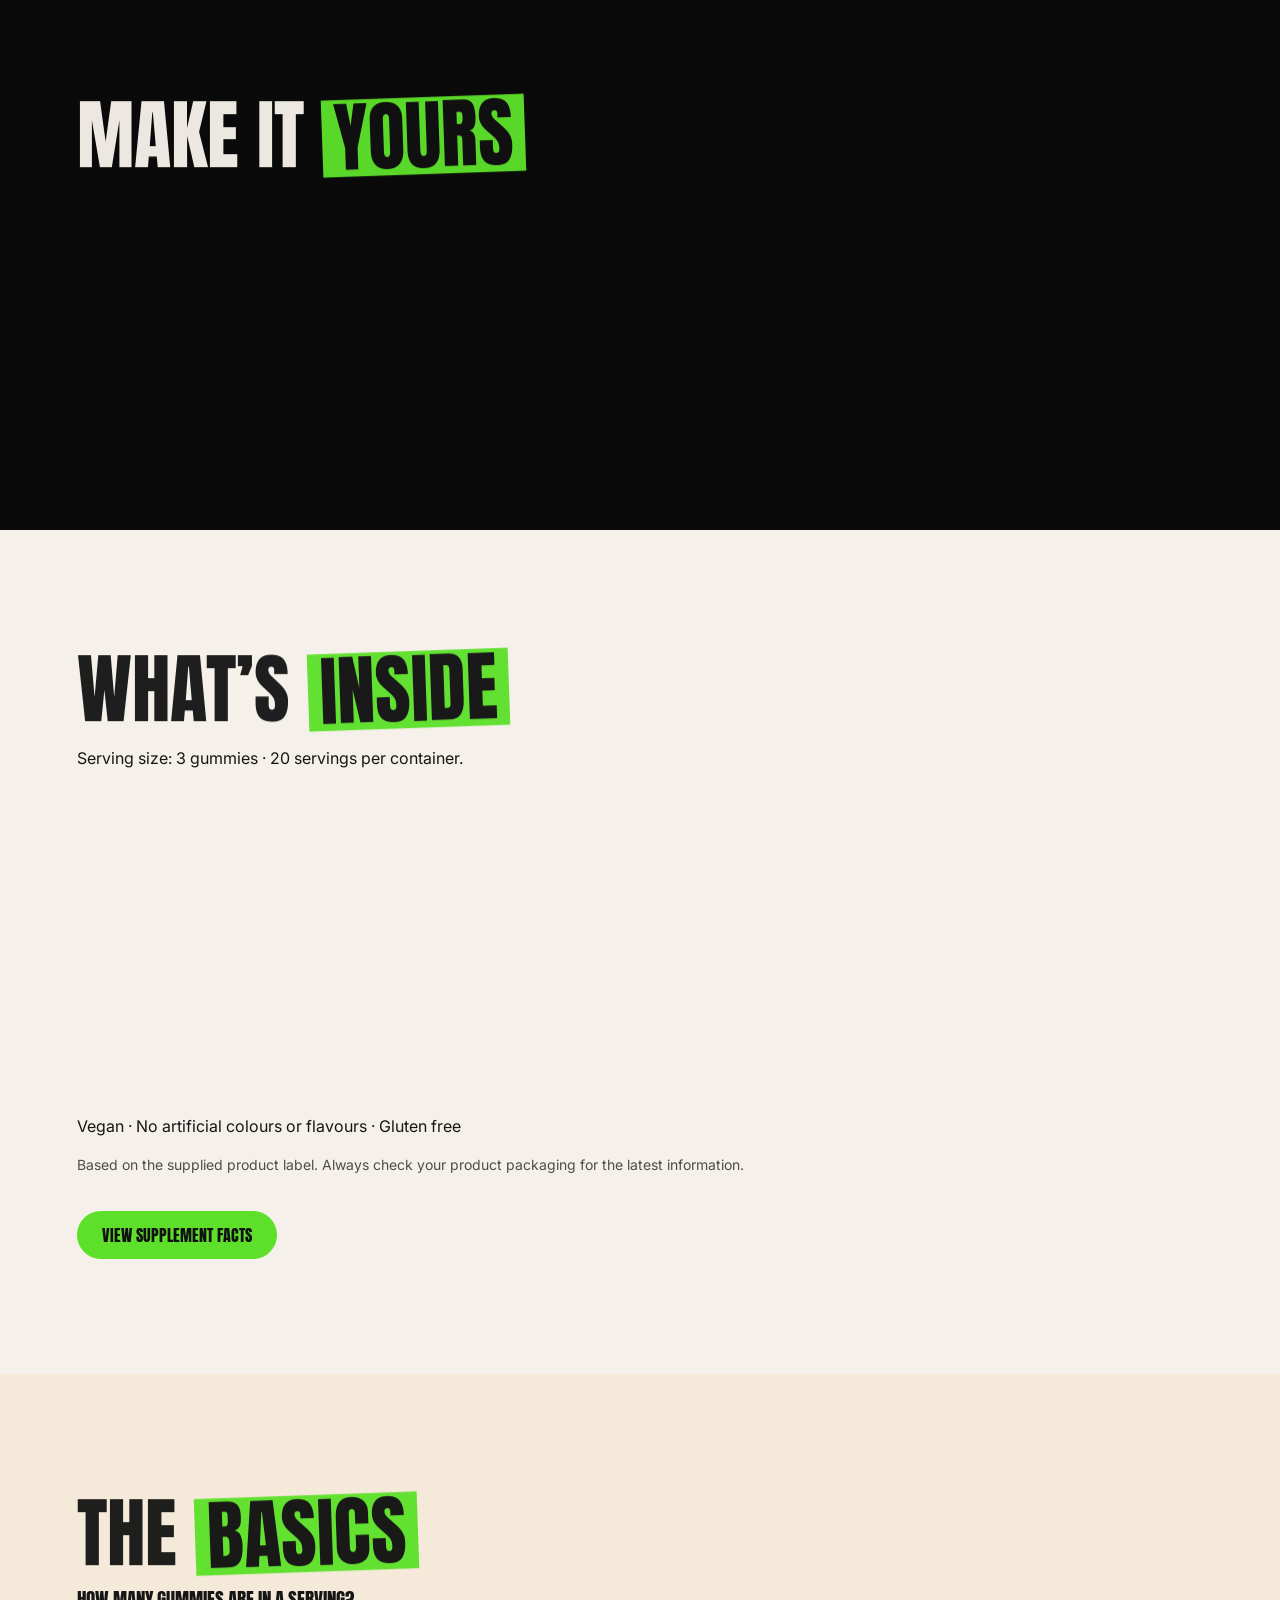
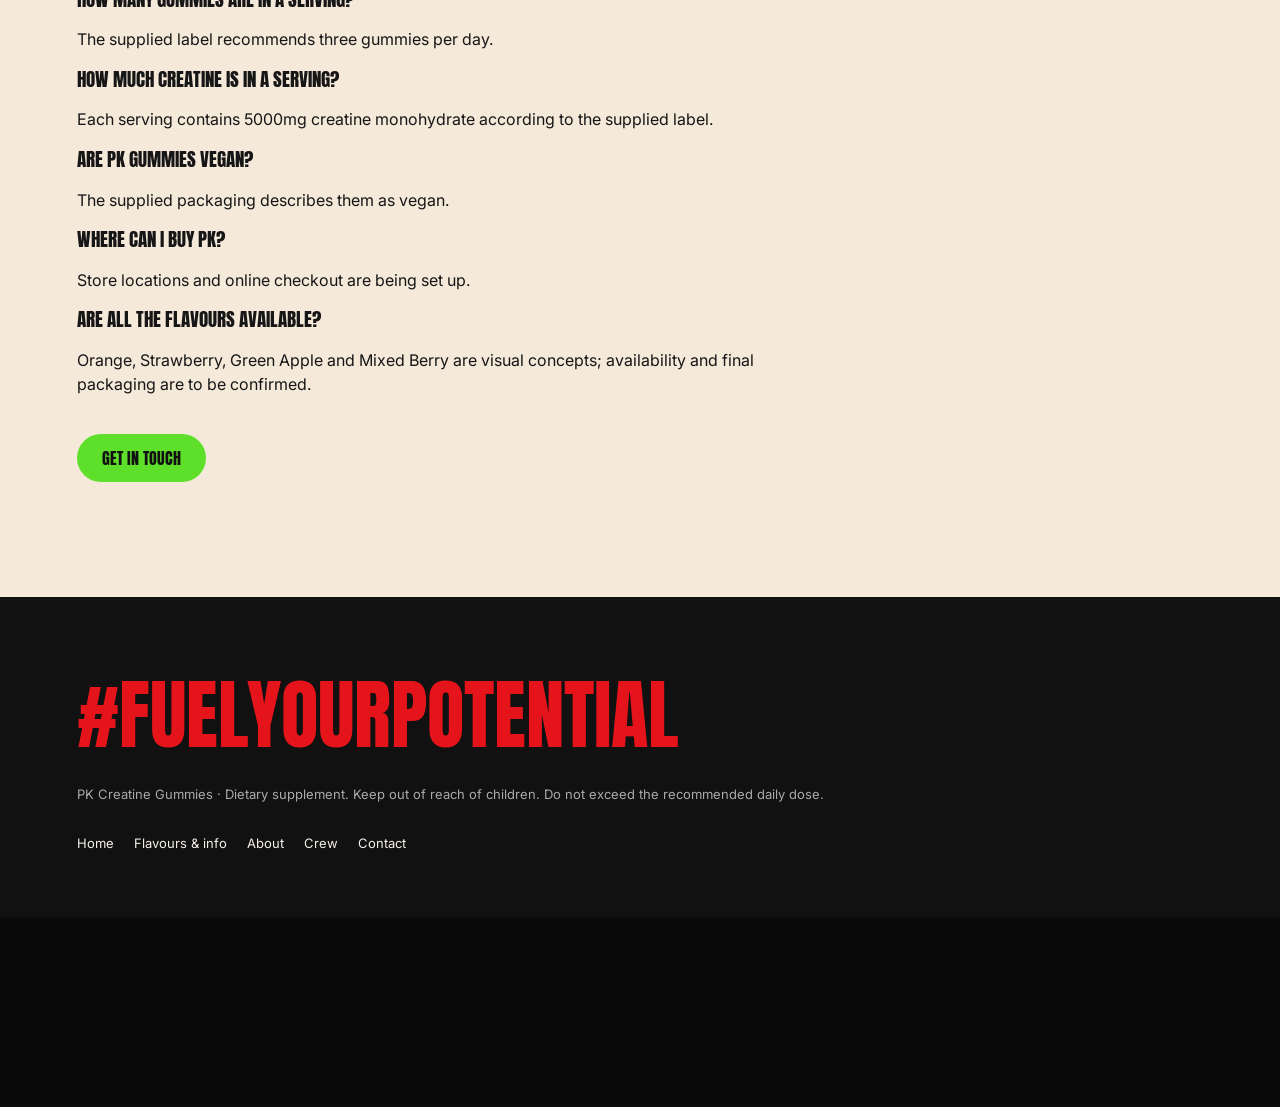
<file: guide.html>
<!doctype html><html lang="en"><head><meta charset="utf-8"><meta name="viewport" content="width=device-width, initial-scale=1"><meta http-equiv="refresh" content="0; url=shop.html#guide"><title>Page moved | PK Creatine Gummies</title></head><body><p>This content has moved. <a href="shop.html#guide">Continue to the new page</a>.</p></body></html>
</file>
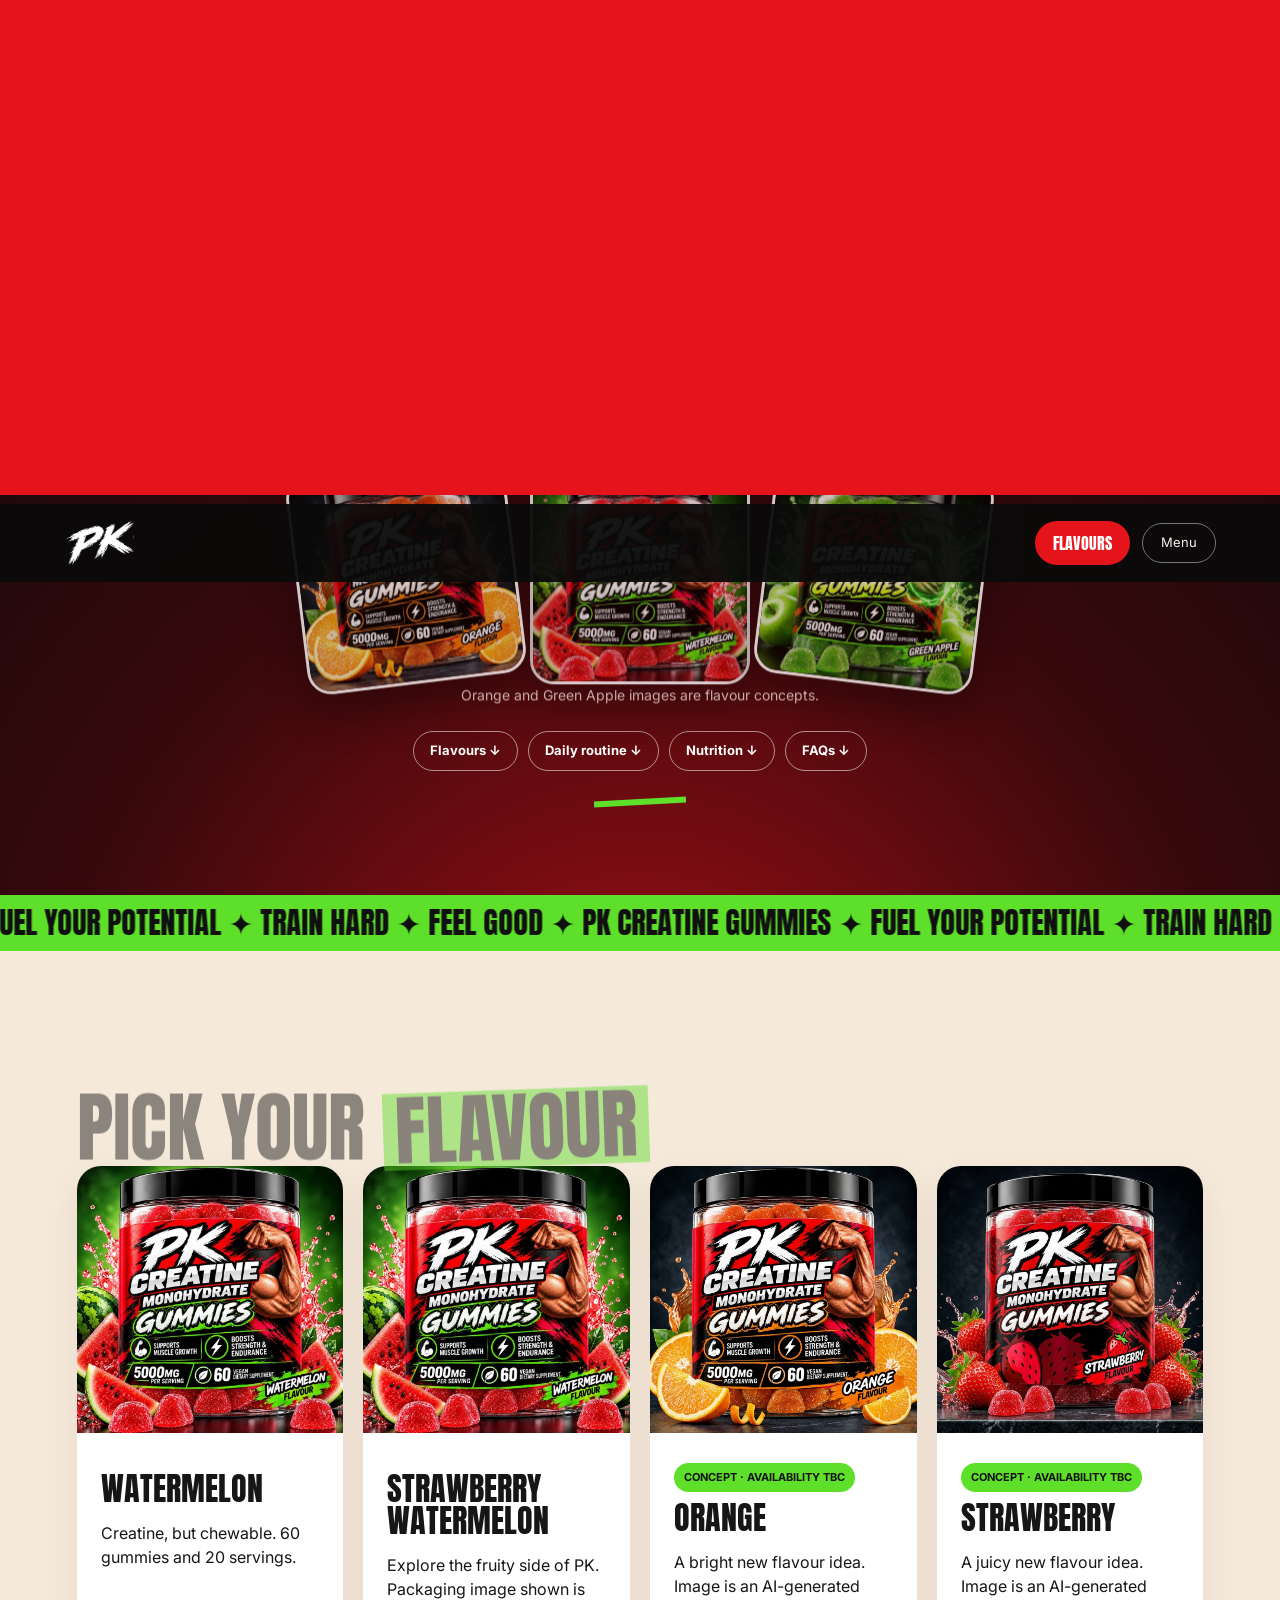
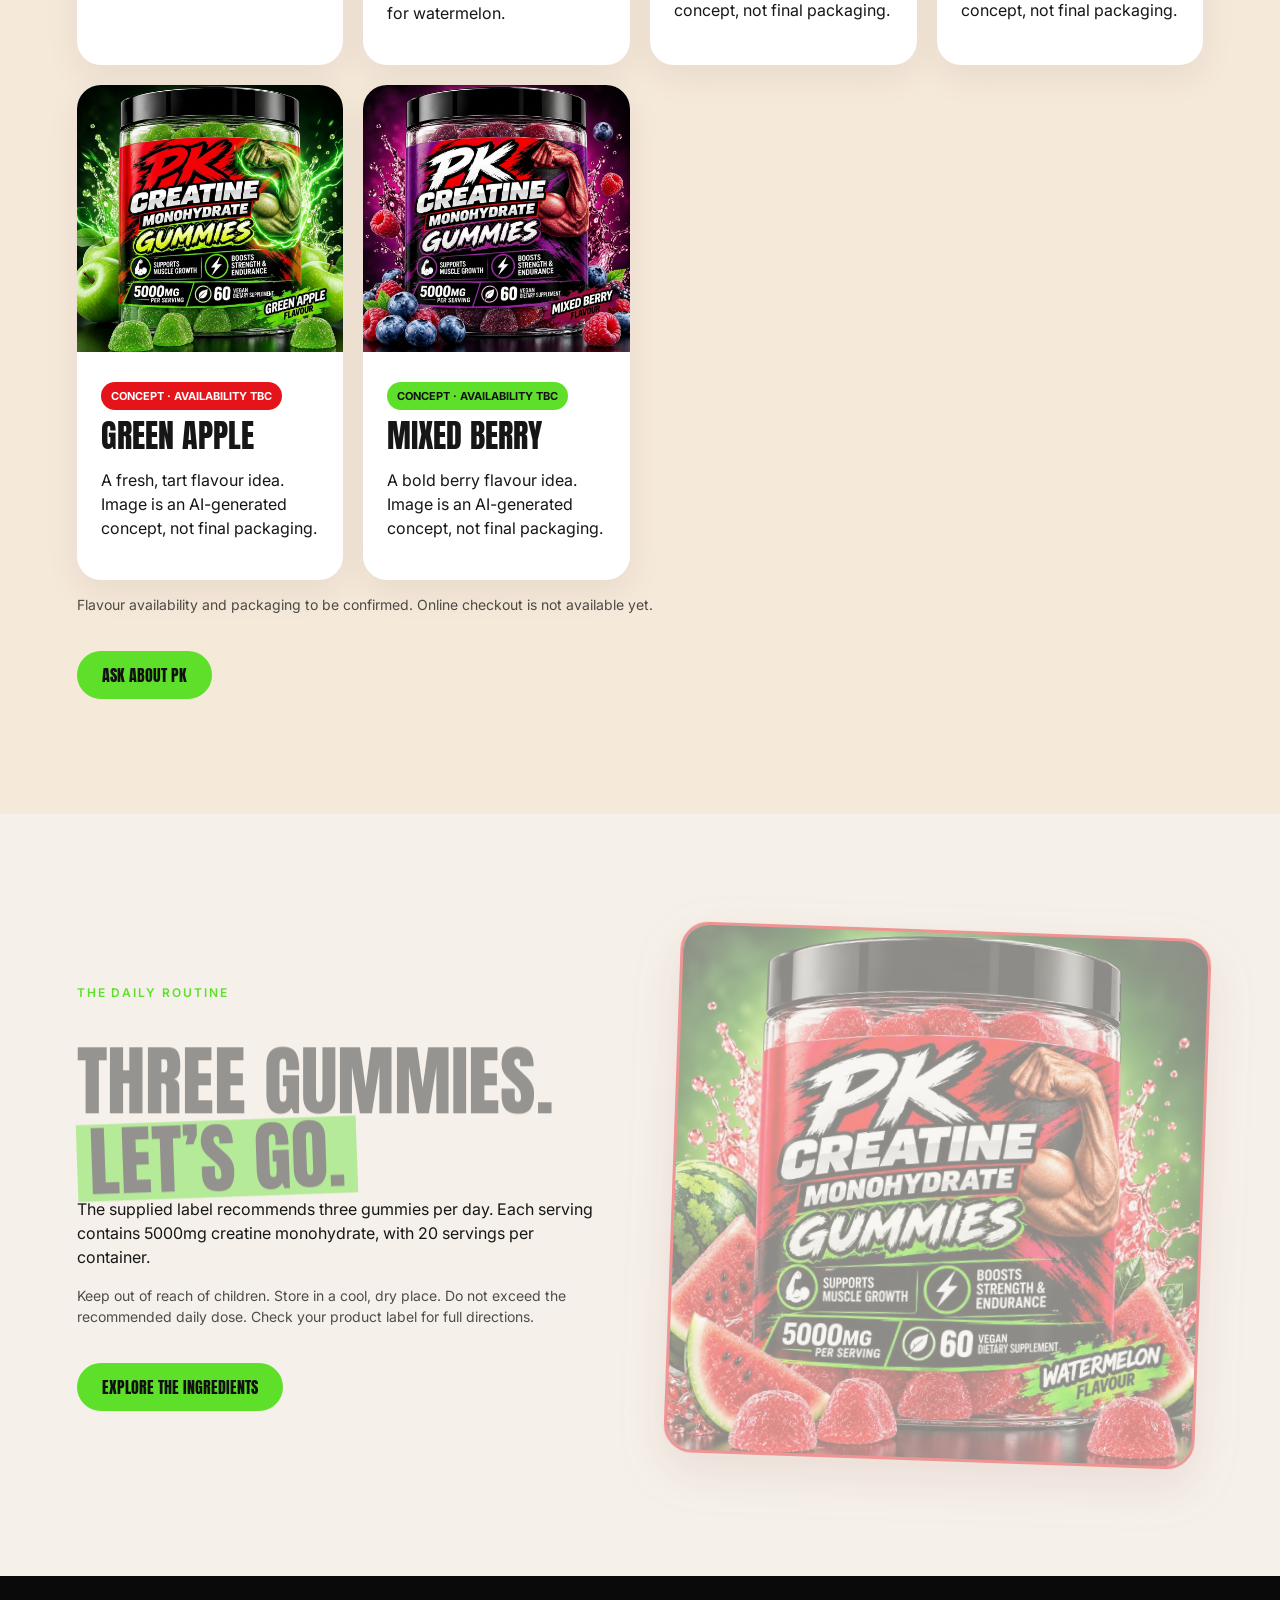
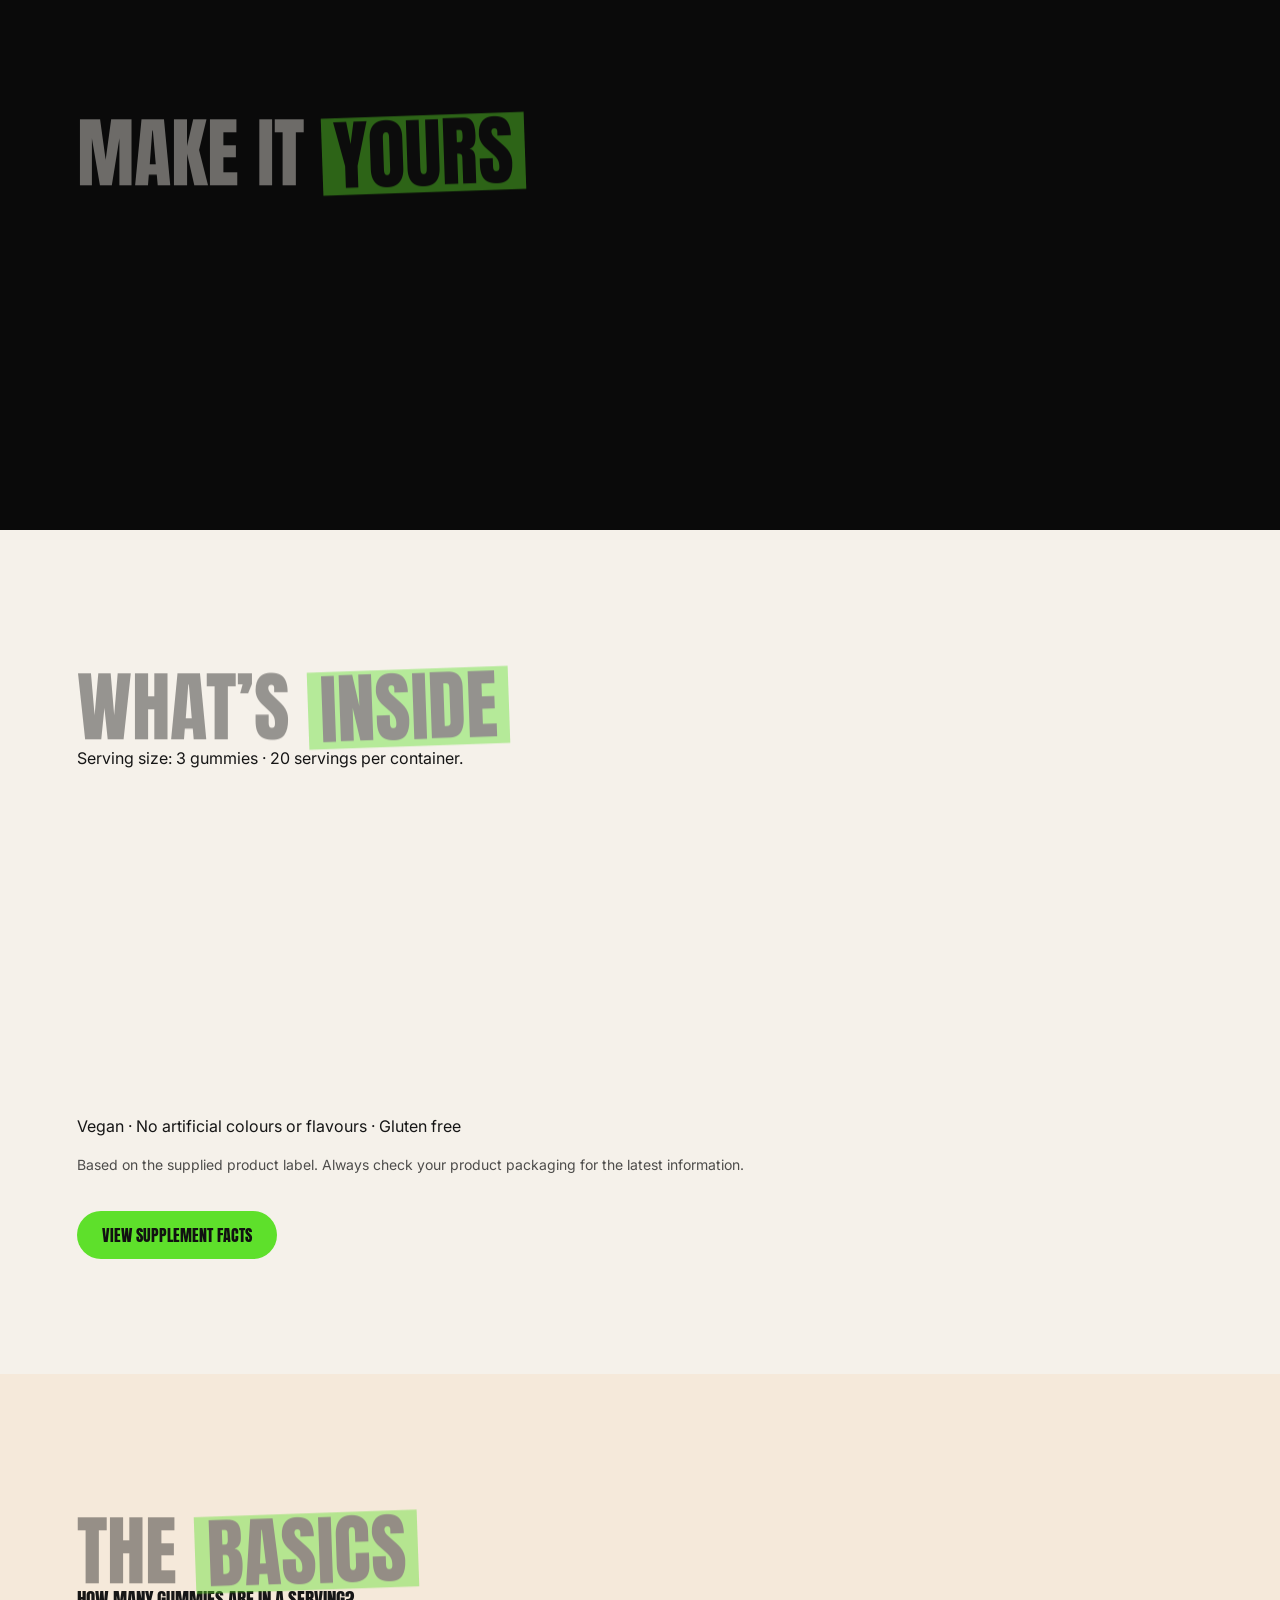
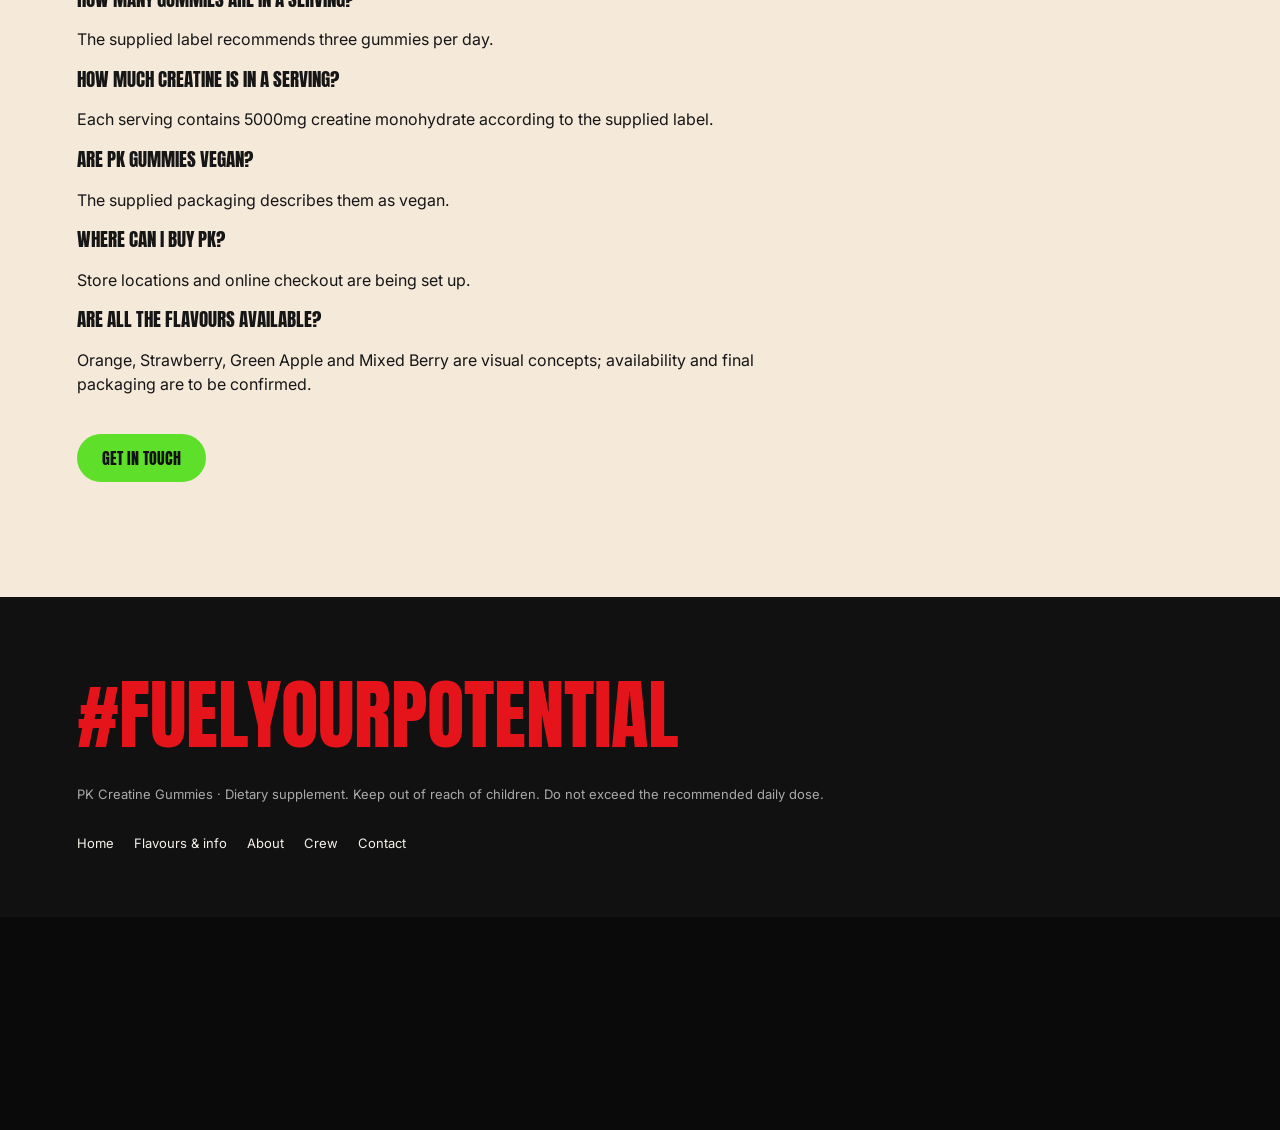
<file: nutrition.html>
<!doctype html><html lang="en"><head><meta charset="utf-8"><meta name="viewport" content="width=device-width, initial-scale=1"><meta http-equiv="refresh" content="0; url=shop.html#nutrition"><title>Page moved | PK Creatine Gummies</title></head><body><p>This content has moved. <a href="shop.html#nutrition">Continue to the new page</a>.</p></body></html>
</file>
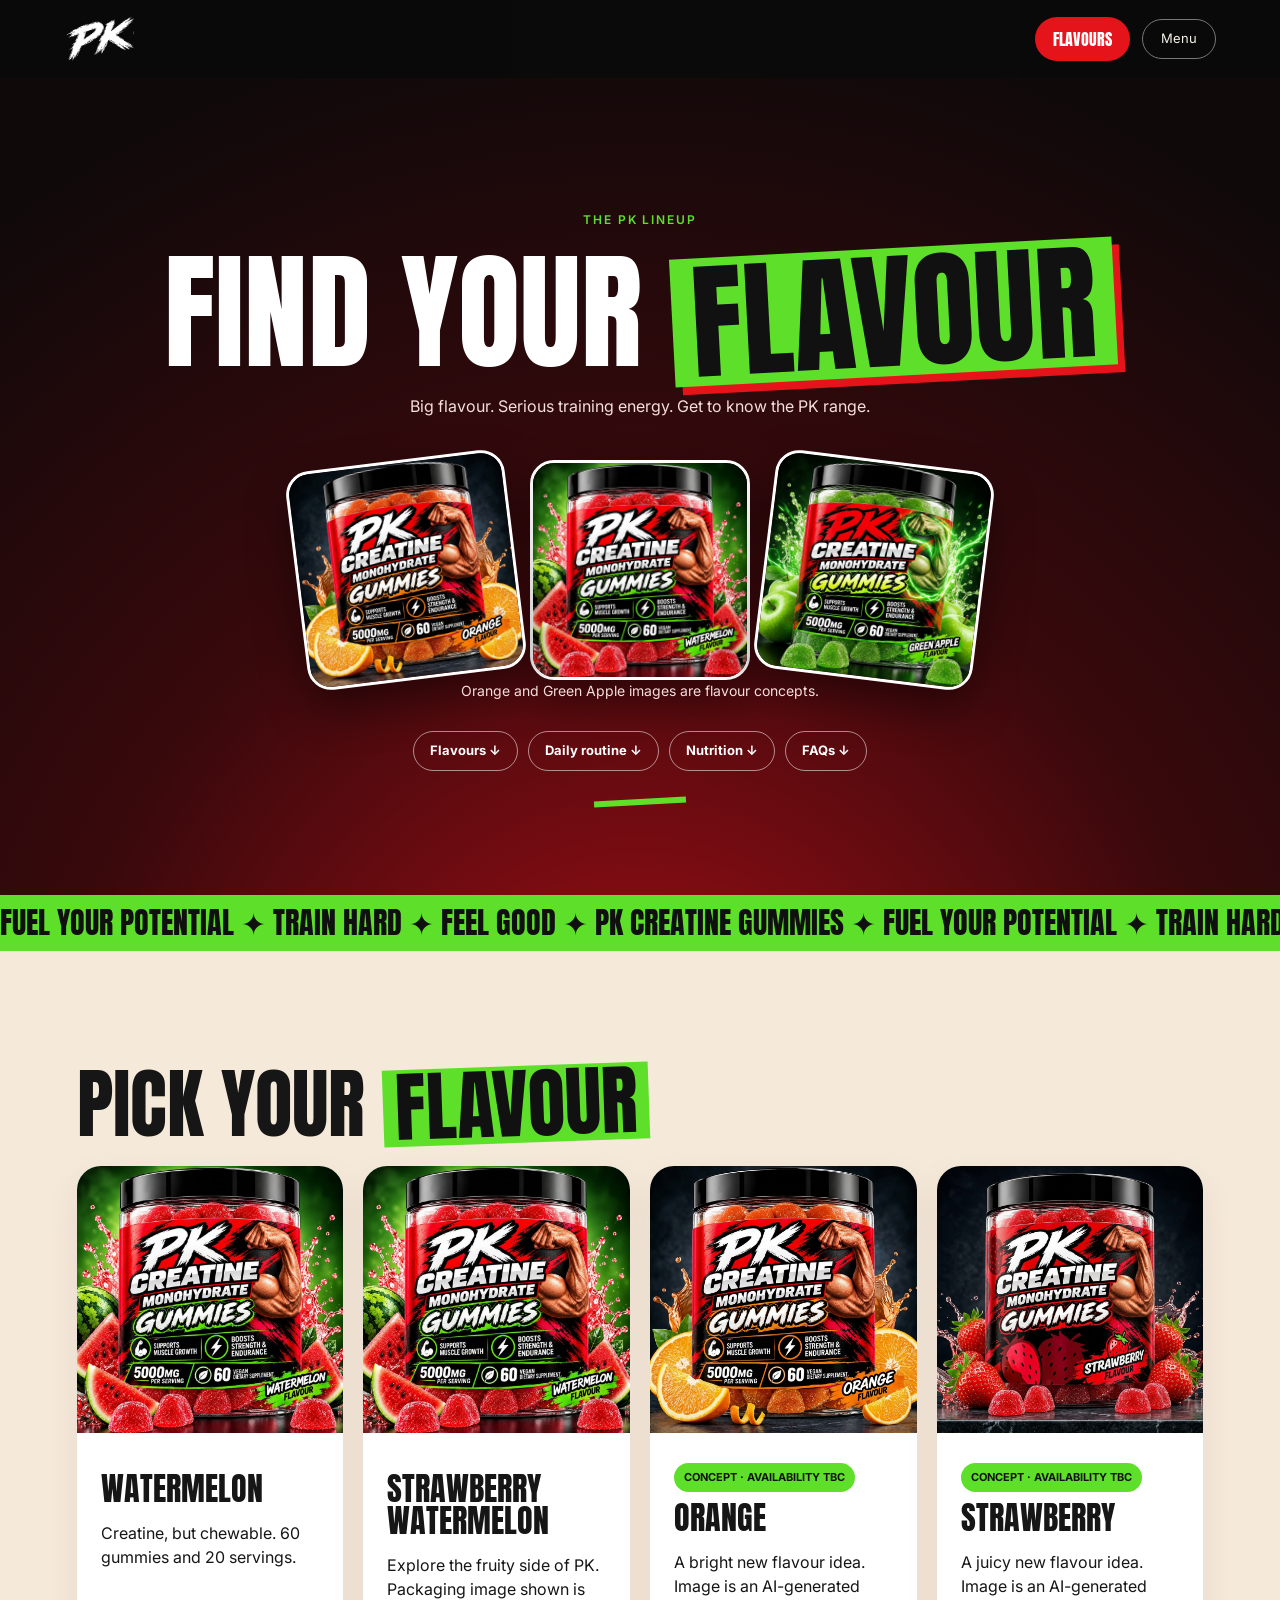
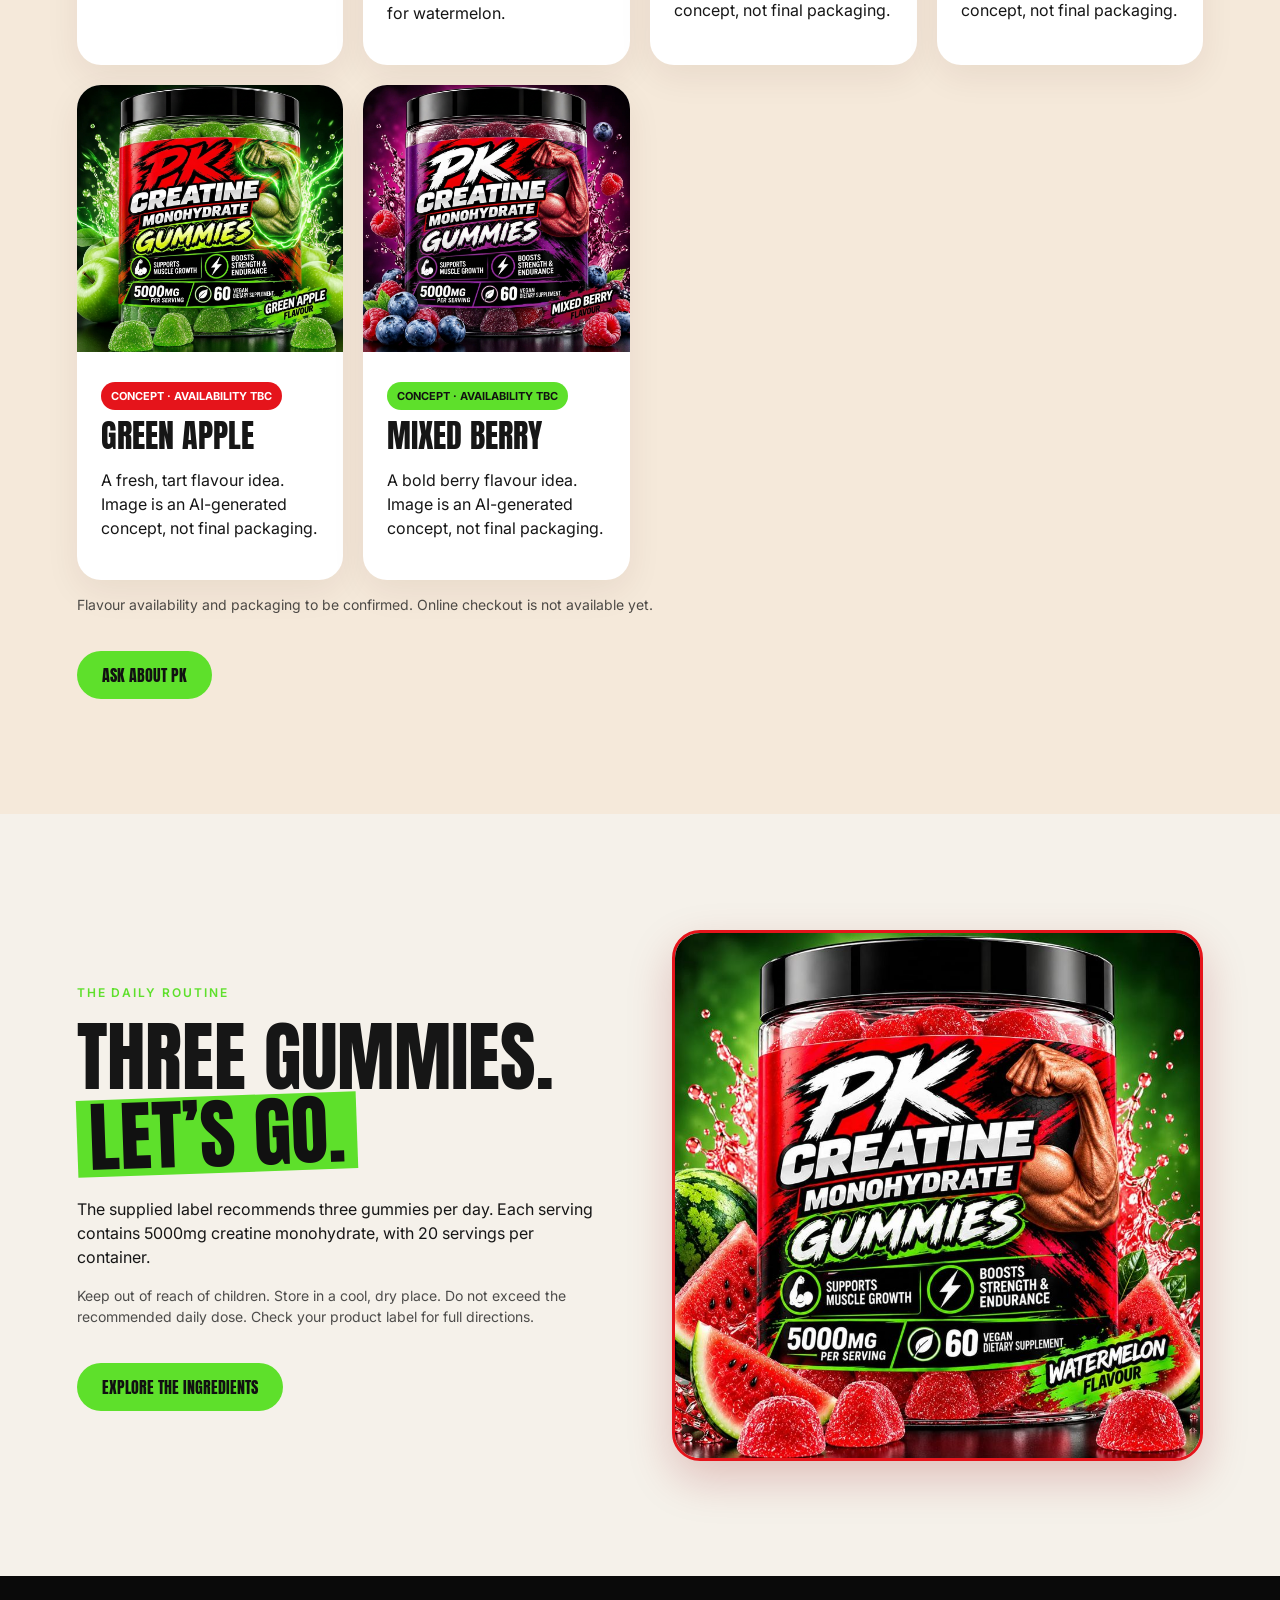
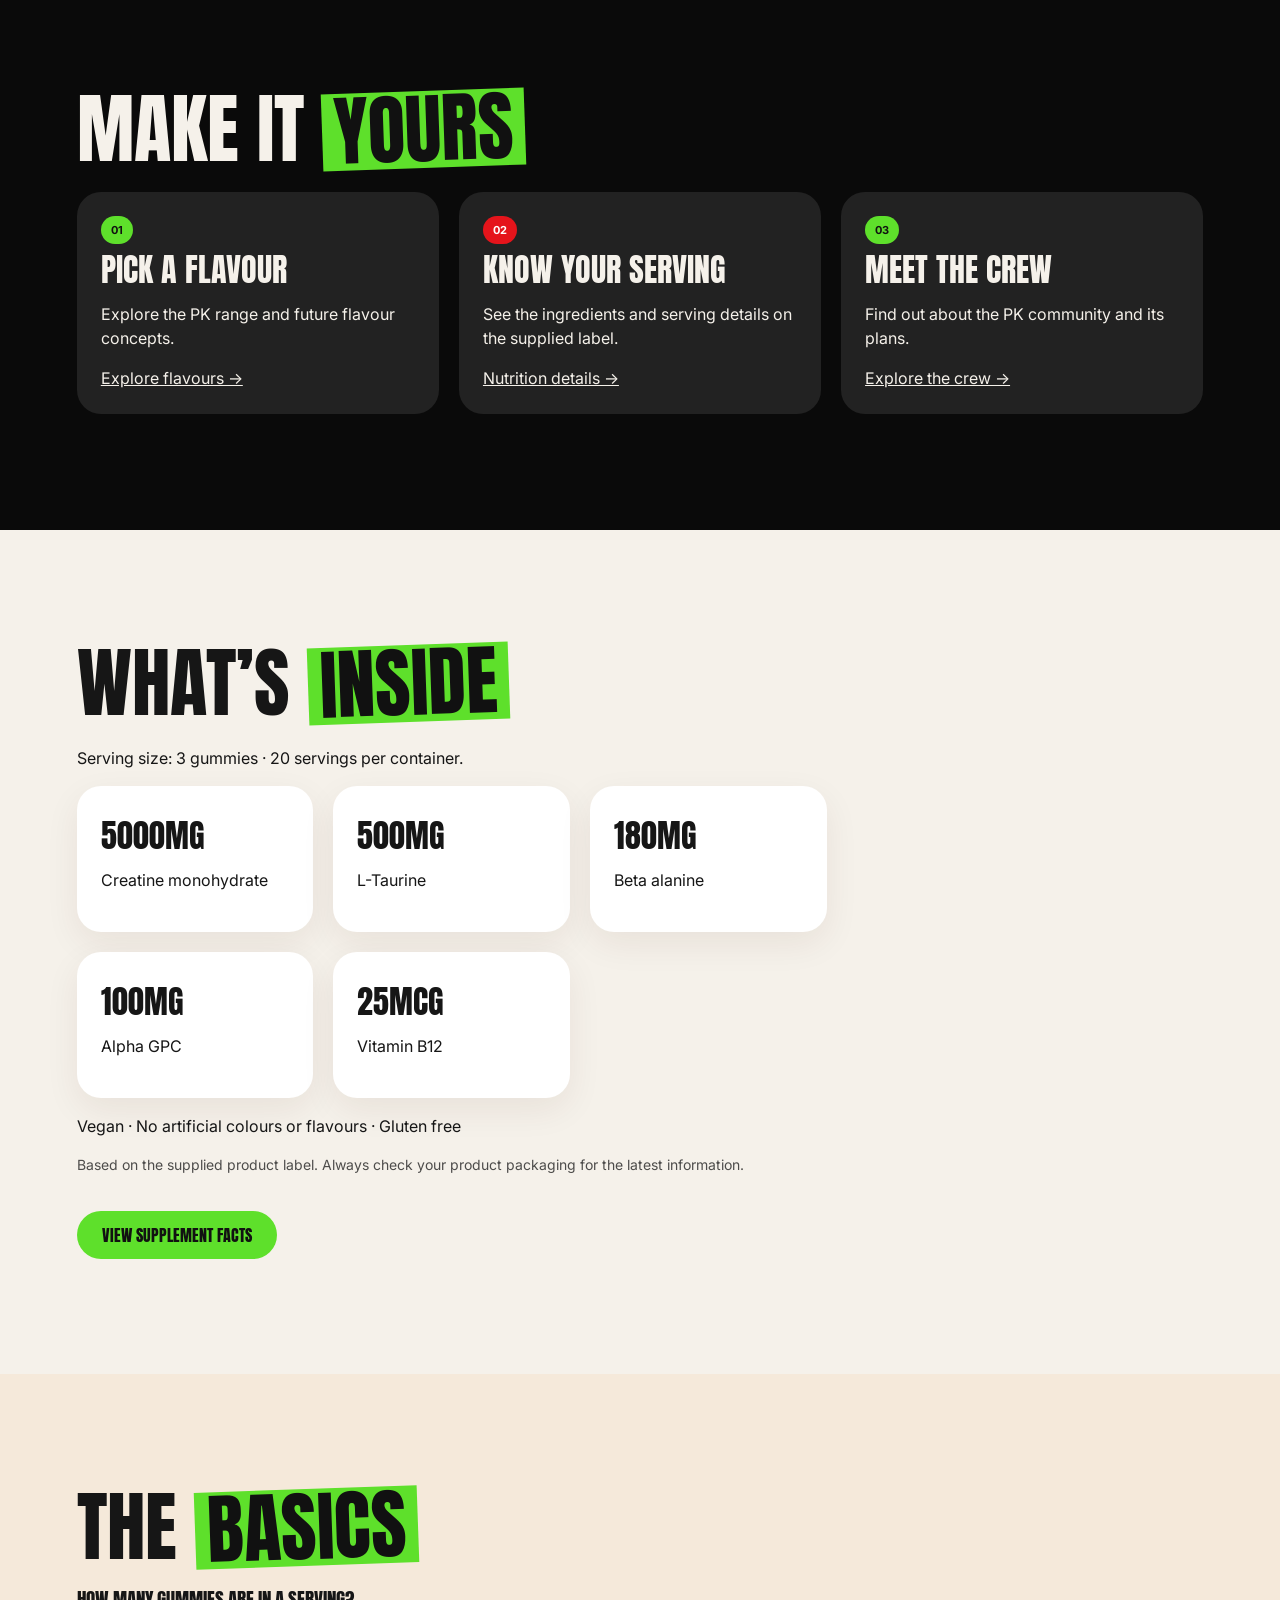
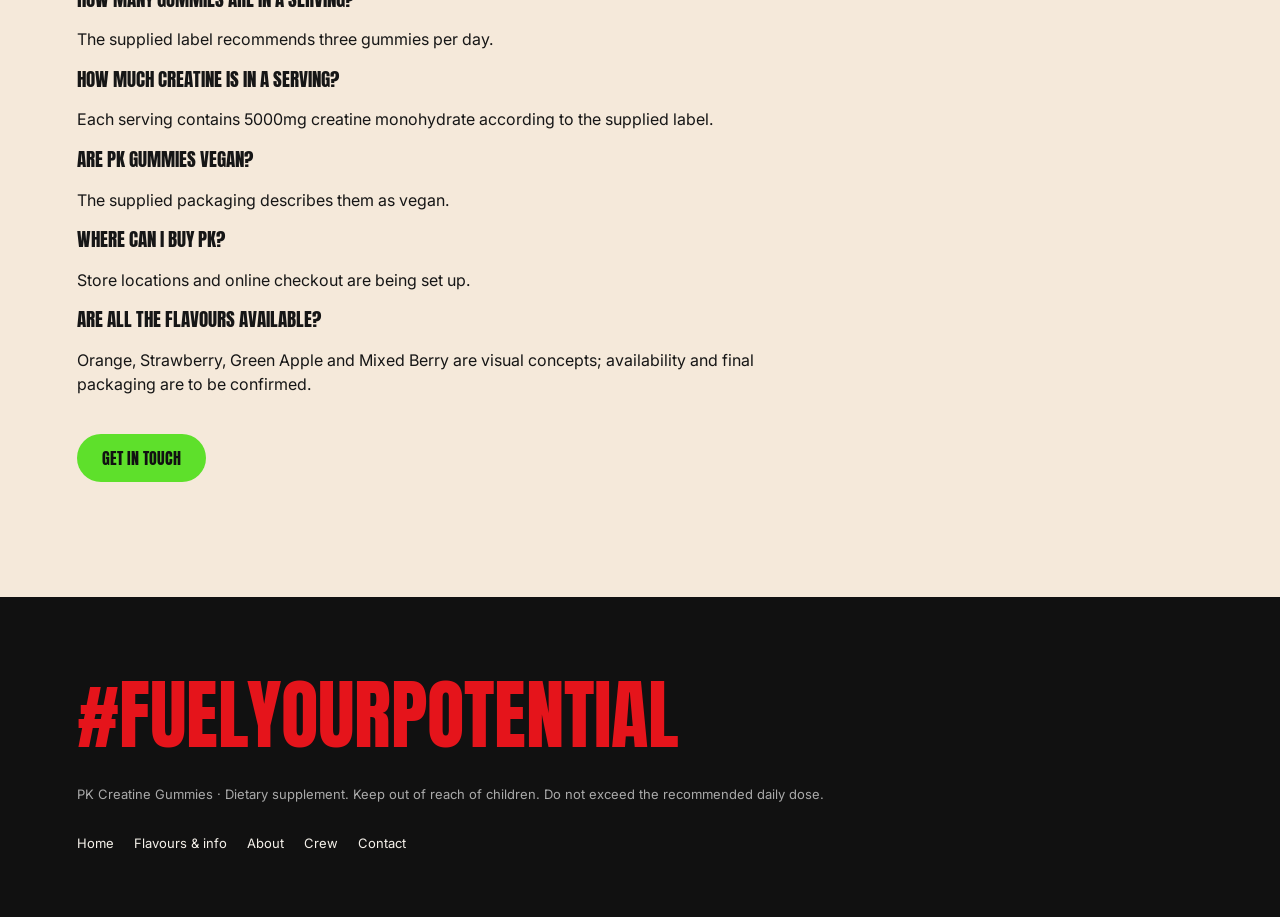
<file: shop.html>
<!doctype html><html lang="en"><head><meta charset="utf-8"><meta name="viewport" content="width=device-width, initial-scale=1"><title>Flavours | PK Creatine Gummies</title><meta name="description" content="Explore PK Creatine Gummies flavours, serving details, ingredients and frequently asked questions."><link href="https://fonts.googleapis.com/css2?family=Anton&family=Inter:wght@400;600;700&display=swap" rel="stylesheet"><style>:root{--red:#e5141b;--green:#5ee02b;--bone:#f5f1ea}*{box-sizing:border-box}body{margin:0;background:#0a0a0a;color:var(--bone);font:16px/1.5 Inter,system-ui,sans-serif}h1,h2,h3,.brand,.btn{font-family:Anton,Impact,sans-serif;text-transform:uppercase;font-weight:400;line-height:1}a{color:inherit}header{position:sticky;top:0;z-index:5;background:#0a0a0aef;display:flex;align-items:center;justify-content:space-between;padding:16px 5vw;gap:20px}header .brand{font-style:italic;font-size:30px;text-decoration:none}header .brand span{color:var(--red)}nav{display:flex;gap:20px;align-items:center;flex-wrap:wrap}nav a{font-size:13px;text-decoration:none}nav a:hover{color:var(--green)}main{min-height:75vh}.hero{padding:100px 6vw 80px;background:radial-gradient(circle at 85% 20%,#8e0a0f,#120608 55%,#0a0a0a)}.eyebrow{text-transform:uppercase;letter-spacing:.16em;color:var(--green);font-size:12px;font-weight:600}h1{font-size:clamp(58px,10vw,140px);max-width:1000px;margin:18px 0}h1 em,h2 em{font-style:normal;background:var(--green);color:#111;padding:0 .15em}.hero p{max-width:620px;color:#ddd}.section{padding:70px 6vw}.light{background:var(--bone);color:#161616}.section h2{font-size:clamp(40px,6vw,80px);margin:0 0 24px}.grid{display:grid;grid-template-columns:repeat(auto-fit,minmax(230px,1fr));gap:20px}.card{background:#222;border-radius:24px;overflow:hidden}.light .card{background:#fff}.card img{width:100%;aspect-ratio:1;object-fit:cover}.content{padding:24px}.content h3{font-size:32px;margin:0 0 12px}.badge{display:inline-block;background:var(--green);color:#111;padding:6px 10px;border-radius:30px;font-size:11px;font-weight:700;text-transform:uppercase}.btn{display:inline-block;background:var(--green);color:#111;padding:16px 25px;border-radius:40px;text-decoration:none;margin-top:22px}.copy{max-width:750px}.note{font-size:14px;opacity:.75}footer{padding:60px 6vw;background:#111}footer strong{font:clamp(35px,6vw,80px) Anton,Impact,sans-serif;color:var(--red)}footer p{font-size:13px;color:#aaa}footer nav{margin-top:25px}@media(max-width:700px){header{align-items:flex-start}header nav{gap:9px 14px;justify-content:flex-end}header nav a{font-size:11px}.hero{padding-top:70px}}.hero{background:#f5e9da;color:#17110e;text-align:center;position:relative;overflow:hidden;padding:100px 6vw 90px}.hero h1{margin:18px auto}.hero p{color:#4c3730;margin:0 auto;max-width:620px}.hero .eyebrow{color:#b80e15}.hero:after{content:"";display:block;width:92px;height:6px;background:#e5141b;margin:28px auto 0;transform:rotate(-2deg)}.light .card{box-shadow:0 12px 35px #4a231112}.card .content h3{margin-top:10px}.section{position:relative}.card img{transition:transform .4s}.card:hover img{transform:scale(1.025)}@media(max-width:700px){.hero{padding:72px 6vw 65px}}</style><style>header{align-items:center}header .header-actions{display:flex;gap:12px;align-items:center}header .header-shop{background:#e5141b;border-radius:30px;padding:10px 18px;color:white;text-decoration:none;font:16px Anton,Impact,sans-serif;text-transform:uppercase}header details{position:relative}header summary{cursor:pointer;list-style:none;border:1px solid #777;border-radius:30px;padding:9px 18px;font-size:13px}header summary::-webkit-details-marker{display:none}header details nav{position:absolute;top:calc(100% + 12px);right:0;width:min(300px,85vw);display:grid;gap:0;background:#f5f1ea;color:#171717;padding:14px;border-radius:20px;box-shadow:0 16px 60px #0008;max-height:75vh;overflow:auto}header details nav a{padding:10px;border-radius:8px;font-size:15px}header details nav a:hover{background:#e5141b;color:#fff}footer nav a{padding:4px 0}.split{display:grid;grid-template-columns:1fr 1fr;gap:clamp(24px,5vw,80px);align-items:center;max-width:1300px;margin:auto}.split img{width:100%;max-height:540px;object-fit:cover;border-radius:28px;transform:rotate(2deg)}.split h2{margin-top:16px}.product-hero{display:flex;justify-content:center;gap:14px;margin:42px auto 0;max-width:740px}.product-hero img{width:clamp(115px,20vw,220px);aspect-ratio:1;object-fit:cover;border-radius:24px;box-shadow:0 20px 40px #5c221d40}.product-hero img:first-child{transform:rotate(-7deg)}.product-hero img:last-child{transform:rotate(7deg)}a:focus-visible,summary:focus-visible{outline:3px solid #5ee02b;outline-offset:4px}@media(max-width:700px){.split{grid-template-columns:1fr}.split img{max-height:380px}.product-hero img{width:29%}}</style><style>@media (prefers-reduced-motion:no-preference){.hero h1{animation:pk-rise .65s cubic-bezier(.22,1,.36,1) both}.hero p,.hero .product-hero{animation:pk-rise .75s .12s cubic-bezier(.22,1,.36,1) both}@keyframes pk-rise{from{opacity:0;transform:translateY(20px)}to{opacity:1;transform:translateY(0)}}}.btn{transition:transform .2s ease,box-shadow .2s ease}.btn:hover{transform:translateY(-3px);box-shadow:0 8px 20px #0003}@media(prefers-reduced-motion:reduce){.btn,.card img{transition:none}}</style><link rel="stylesheet" href="assets/pages.css"><script defer src="assets/pages.js"></script><link rel="stylesheet" href="assets/transition.css"><script src="assets/transition.js"></script></head><body><a class="skip-link" href="#main-content">Skip to content</a><header><a class="brand" href="index.html" aria-label="PK home"><img src="assets/pk-logo.png" alt="PK" style="display:block;width:70px;height:46px;object-fit:contain"></a><div class="header-actions"><a class="header-shop" href="shop.html">Flavours</a><details><summary>Menu</summary><nav aria-label="Main navigation"><a href="index.html">Home</a><a href="shop.html" aria-current="page">Flavours &amp; info</a><a href="about.html">About</a><a href="crew.html">Crew</a><a href="contact.html">Contact</a></nav></details></div></header><main id="main-content" tabindex="-1"><section class="hero"><span class="eyebrow">The PK lineup</span><h1>Find your <em>flavour</em></h1><p>Big flavour. Serious training energy. Get to know the PK range.</p><div class="product-hero" aria-label="PK product and flavour concepts"><img src="assets/orange.png" alt="Orange flavour concept"><img src="assets/watermelon.jpg" alt="PK watermelon gummies"><img src="assets/green-apple.png" alt="Green apple flavour concept"></div><p class="note">Orange and Green Apple images are flavour concepts.</p><div class="page-jumps" aria-label="On this page"><a href="#flavours">Flavours ↓</a><a href="#guide">Daily routine ↓</a><a href="#nutrition">Nutrition ↓</a><a href="#faq">FAQs ↓</a></div></section><div class="pk-ribbon" aria-hidden="true"><span>FUEL YOUR POTENTIAL ✦ TRAIN HARD ✦ FEEL GOOD ✦ PK CREATINE GUMMIES ✦ FUEL YOUR POTENTIAL ✦ TRAIN HARD ✦ FEEL GOOD ✦ PK CREATINE GUMMIES ✦ </span></div><section id="flavours" class="section light"><h2>Pick your <em>flavour</em></h2><div class="grid"><article class="card" id="watermelon"><img src="assets/watermelon.jpg" alt="PK watermelon creatine gummies"><div class="content"><h3>Watermelon</h3><p>Creatine, but chewable. 60 gummies and 20 servings.</p></div></article><article class="card" id="strawberry-watermelon"><img src="assets/watermelon.jpg" alt="PK gummies product image"><div class="content"><h3>Strawberry Watermelon</h3><p>Explore the fruity side of PK. Packaging image shown is for watermelon.</p></div></article><article class="card" id="orange"><img src="assets/orange.png" alt="AI-generated orange flavour packaging concept"><div class="content"><span class="badge">Concept · availability TBC</span><h3>Orange</h3><p>A bright new flavour idea. Image is an AI-generated concept, not final packaging.</p></div></article><article class="card" id="strawberry"><img src="assets/strawberry.png" alt="AI-generated strawberry flavour packaging concept"><div class="content"><span class="badge">Concept · availability TBC</span><h3>Strawberry</h3><p>A juicy new flavour idea. Image is an AI-generated concept, not final packaging.</p></div></article><article class="card" id="green-apple"><img src="assets/green-apple.png" alt="AI-generated green apple flavour packaging concept"><div class="content"><span class="badge">Concept · availability TBC</span><h3>Green Apple</h3><p>A fresh, tart flavour idea. Image is an AI-generated concept, not final packaging.</p></div></article><article class="card" id="mixed-berry"><img src="assets/berry.png" alt="AI-generated mixed berry flavour packaging concept"><div class="content"><span class="badge">Concept · availability TBC</span><h3>Mixed Berry</h3><p>A bold berry flavour idea. Image is an AI-generated concept, not final packaging.</p></div></article></div><p class="note">Flavour availability and packaging to be confirmed. Online checkout is not available yet.</p><a class="btn" href="contact.html">Ask about PK</a></section><section id="guide" class="section light"><div class="split"><div><span class="eyebrow">THE DAILY ROUTINE</span><h2>Three gummies.<br><em>Let’s go.</em></h2><p>The supplied label recommends three gummies per day. Each serving contains 5000mg creatine monohydrate, with 20 servings per container.</p><p class="note">Keep out of reach of children. Store in a cool, dry place. Do not exceed the recommended daily dose. Check your product label for full directions.</p><a class="btn" href="shop.html#nutrition">Explore the ingredients</a></div><img src="assets/watermelon.jpg" alt="PK watermelon creatine gummies"></div></section><section class="section"><h2>Make it <em>yours</em></h2><div class="grid"><div class="card"><div class="content"><span class="badge">01</span><h3>Pick a flavour</h3><p>Explore the PK range and future flavour concepts.</p><a href="shop.html" aria-current="page">Explore flavours →</a></div></div><div class="card"><div class="content"><span class="badge">02</span><h3>Know your serving</h3><p>See the ingredients and serving details on the supplied label.</p><a href="shop.html#nutrition">Nutrition details →</a></div></div><div class="card"><div class="content"><span class="badge">03</span><h3>Meet the crew</h3><p>Find out about the PK community and its plans.</p><a href="crew.html">Explore the crew →</a></div></div></div></section><section id="nutrition" class="section light"><div class="copy"><h2>What’s <em>inside</em></h2><p>Serving size: 3 gummies · 20 servings per container.</p><div class="grid"><div class="card"><div class="content"><h3>5000mg</h3><p>Creatine monohydrate</p></div></div><div class="card"><div class="content"><h3>500mg</h3><p>L-Taurine</p></div></div><div class="card"><div class="content"><h3>180mg</h3><p>Beta alanine</p></div></div><div class="card"><div class="content"><h3>100mg</h3><p>Alpha GPC</p></div></div><div class="card"><div class="content"><h3>25mcg</h3><p>Vitamin B12</p></div></div></div><p>Vegan · No artificial colours or flavours · Gluten free</p><p class="note">Based on the supplied product label. Always check your product packaging for the latest information.</p><a class="btn" href="index.html#nut">View supplement facts</a></div></section><section id="faq" class="section light"><div class="copy"><h2>The <em>basics</em></h2><h3>How many gummies are in a serving?</h3><p>The supplied label recommends three gummies per day.</p><h3>How much creatine is in a serving?</h3><p>Each serving contains 5000mg creatine monohydrate according to the supplied label.</p><h3>Are PK gummies vegan?</h3><p>The supplied packaging describes them as vegan.</p><h3>Where can I buy PK?</h3><p>Store locations and online checkout are being set up.</p><h3>Are all the flavours available?</h3><p>Orange, Strawberry, Green Apple and Mixed Berry are visual concepts; availability and final packaging are to be confirmed.</p><a class="btn" href="contact.html">Get in touch</a></div></section></main><footer><strong>#FUELYOURPOTENTIAL</strong><p>PK Creatine Gummies · Dietary supplement. Keep out of reach of children. Do not exceed the recommended daily dose.</p><nav aria-label="Footer navigation"><a href="index.html">Home</a><a href="shop.html" aria-current="page">Flavours &amp; info</a><a href="about.html">About</a><a href="crew.html">Crew</a><a href="contact.html">Contact</a></nav></footer></body></html>
</file>
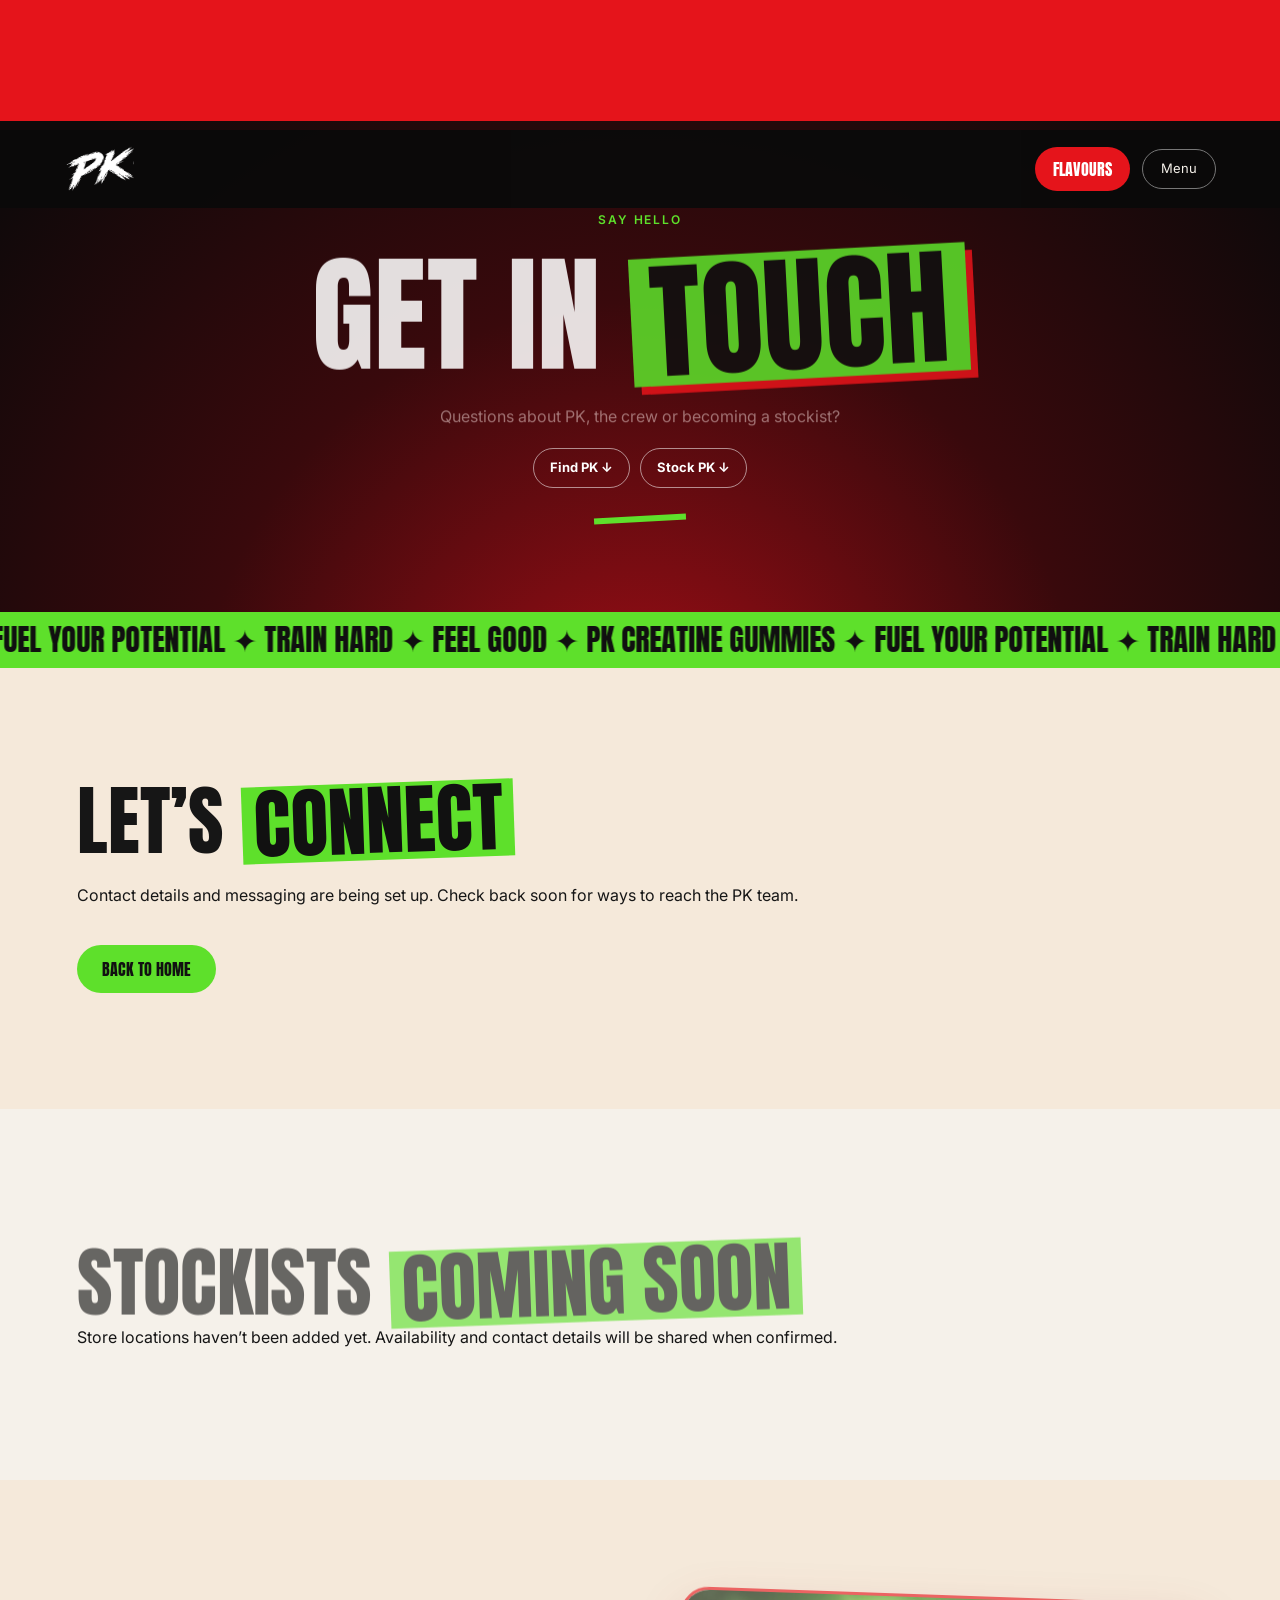
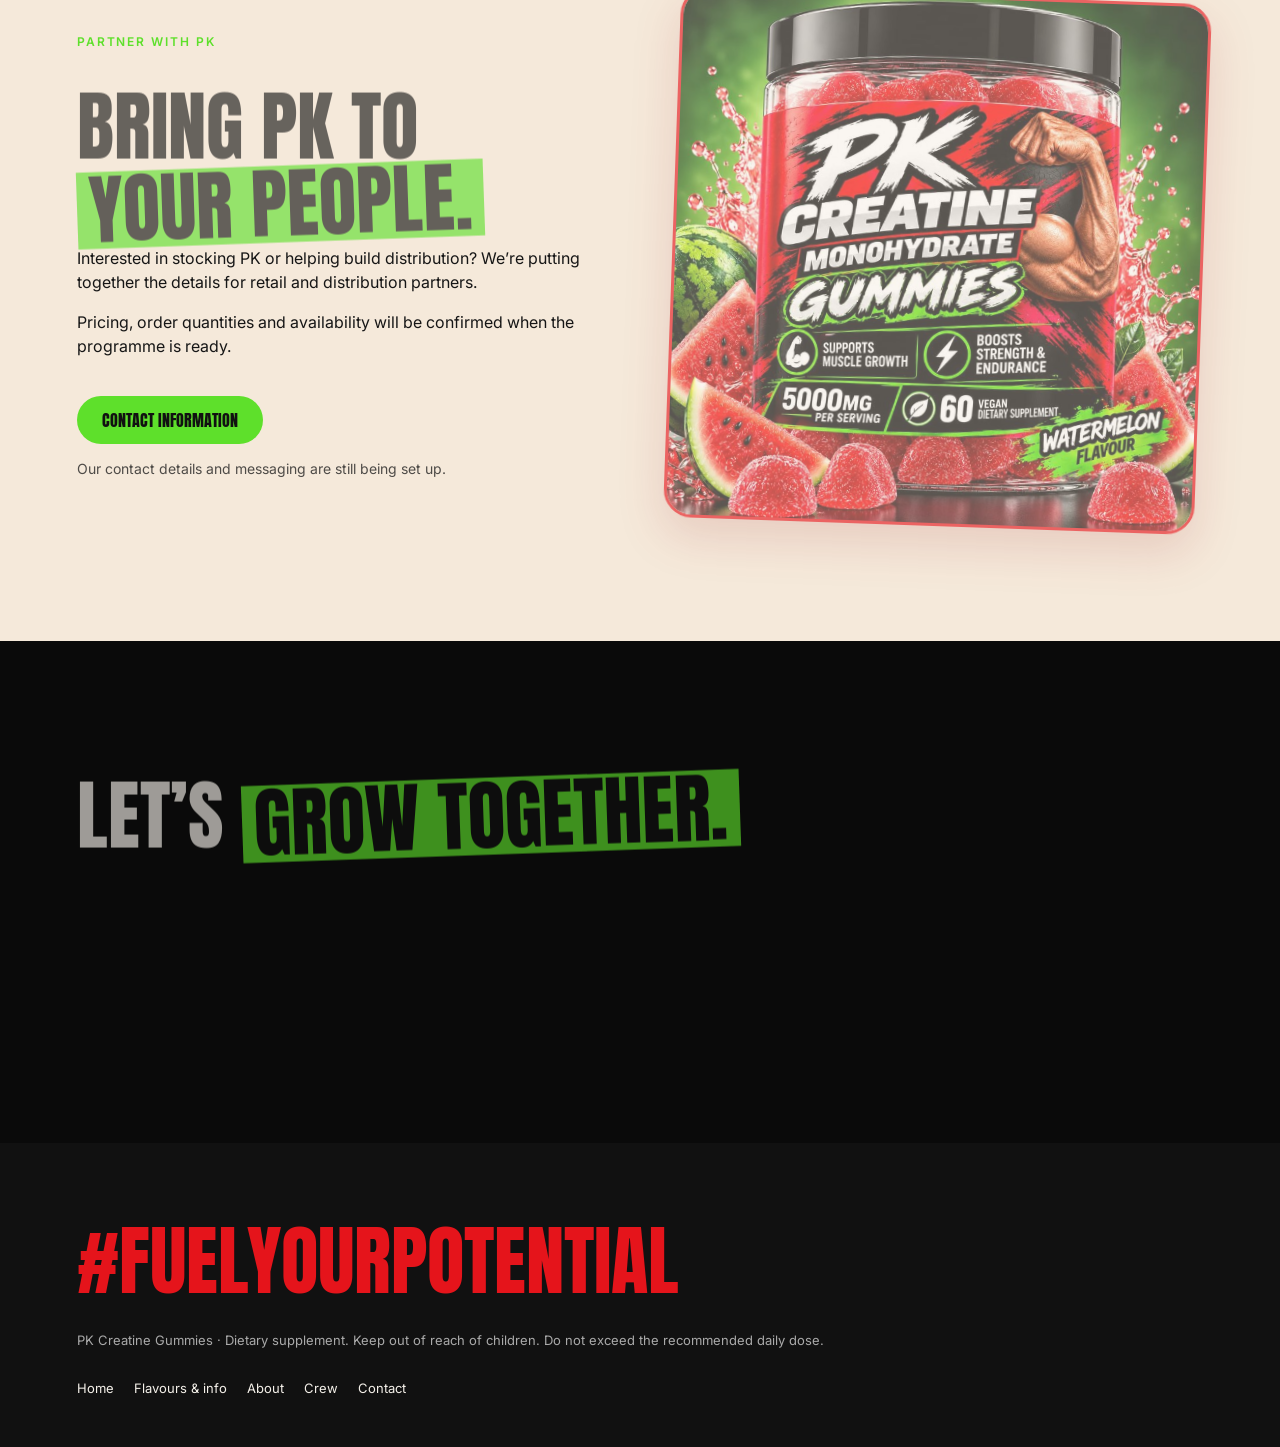
<file: stockists.html>
<!doctype html><html lang="en"><head><meta charset="utf-8"><meta name="viewport" content="width=device-width, initial-scale=1"><meta http-equiv="refresh" content="0; url=contact.html#stockists"><title>Page moved | PK Creatine Gummies</title></head><body><p>This content has moved. <a href="contact.html#stockists">Continue to the new page</a>.</p></body></html>
</file>
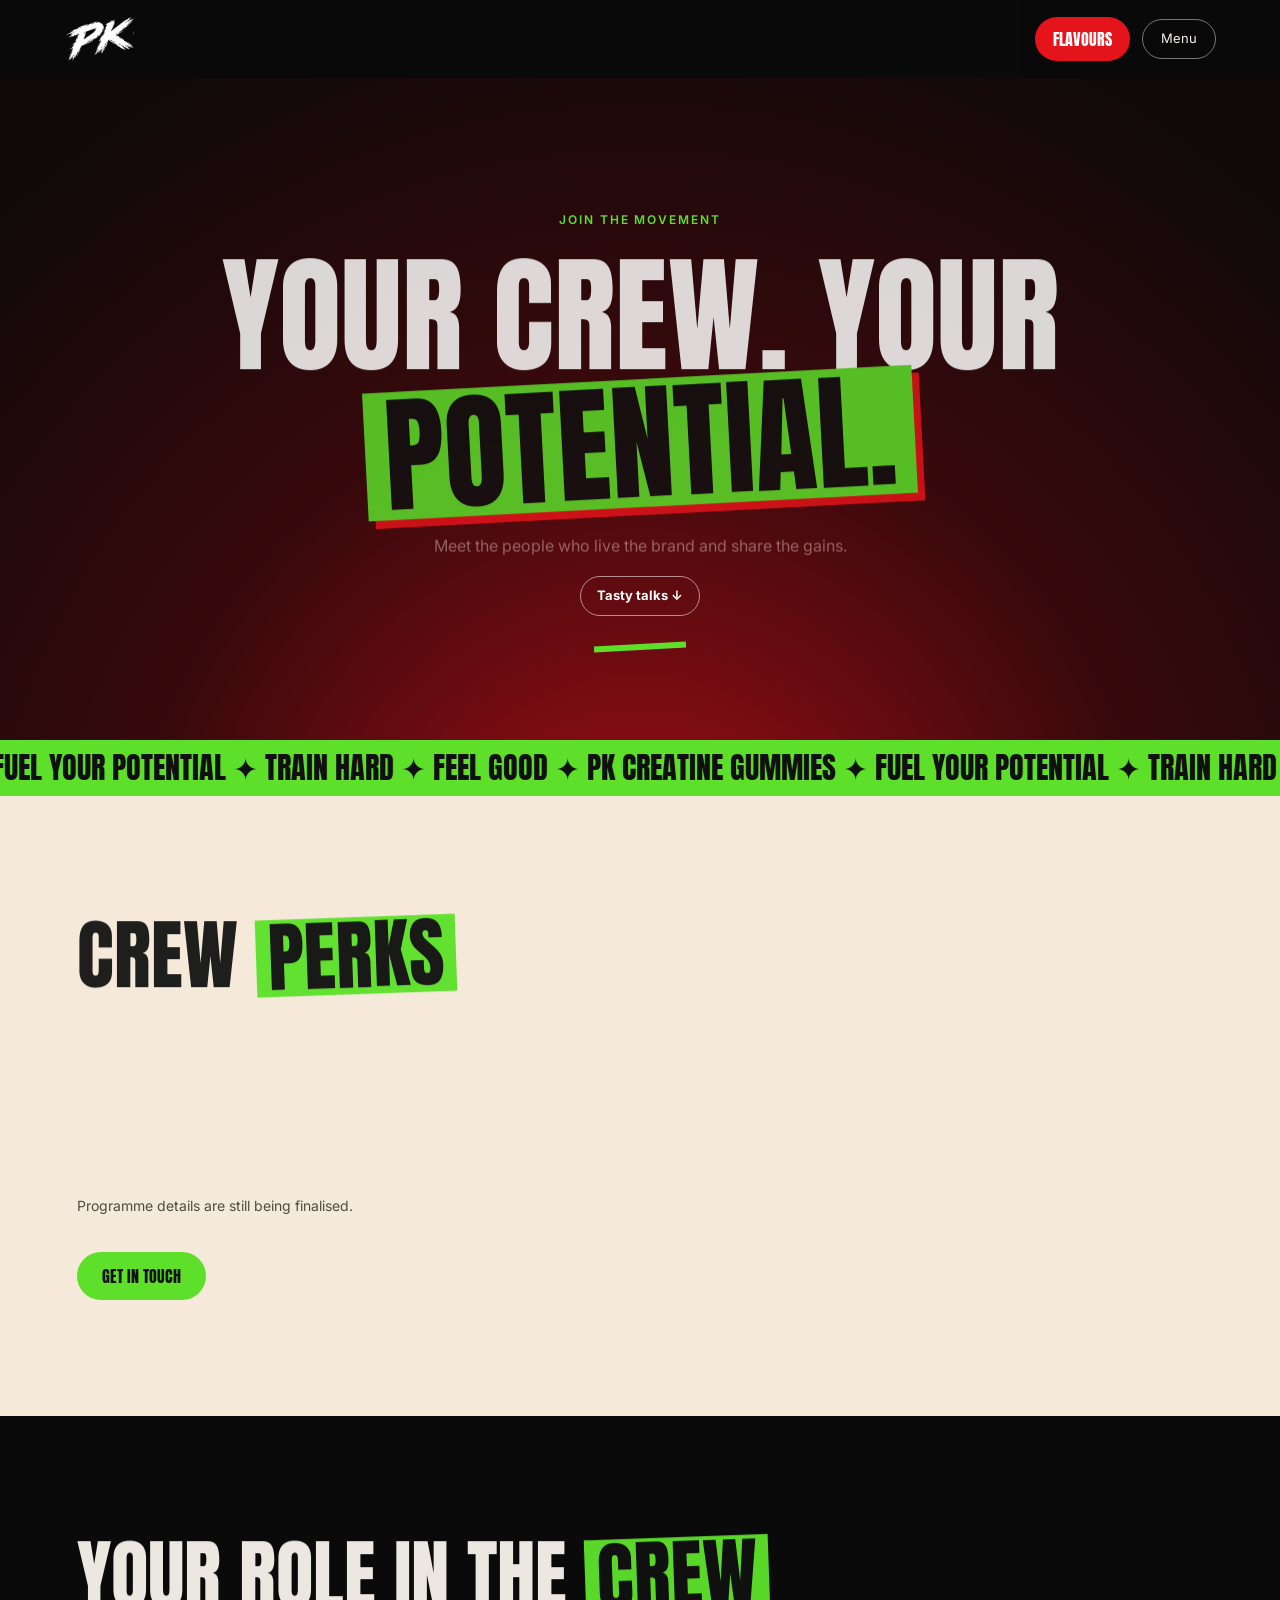
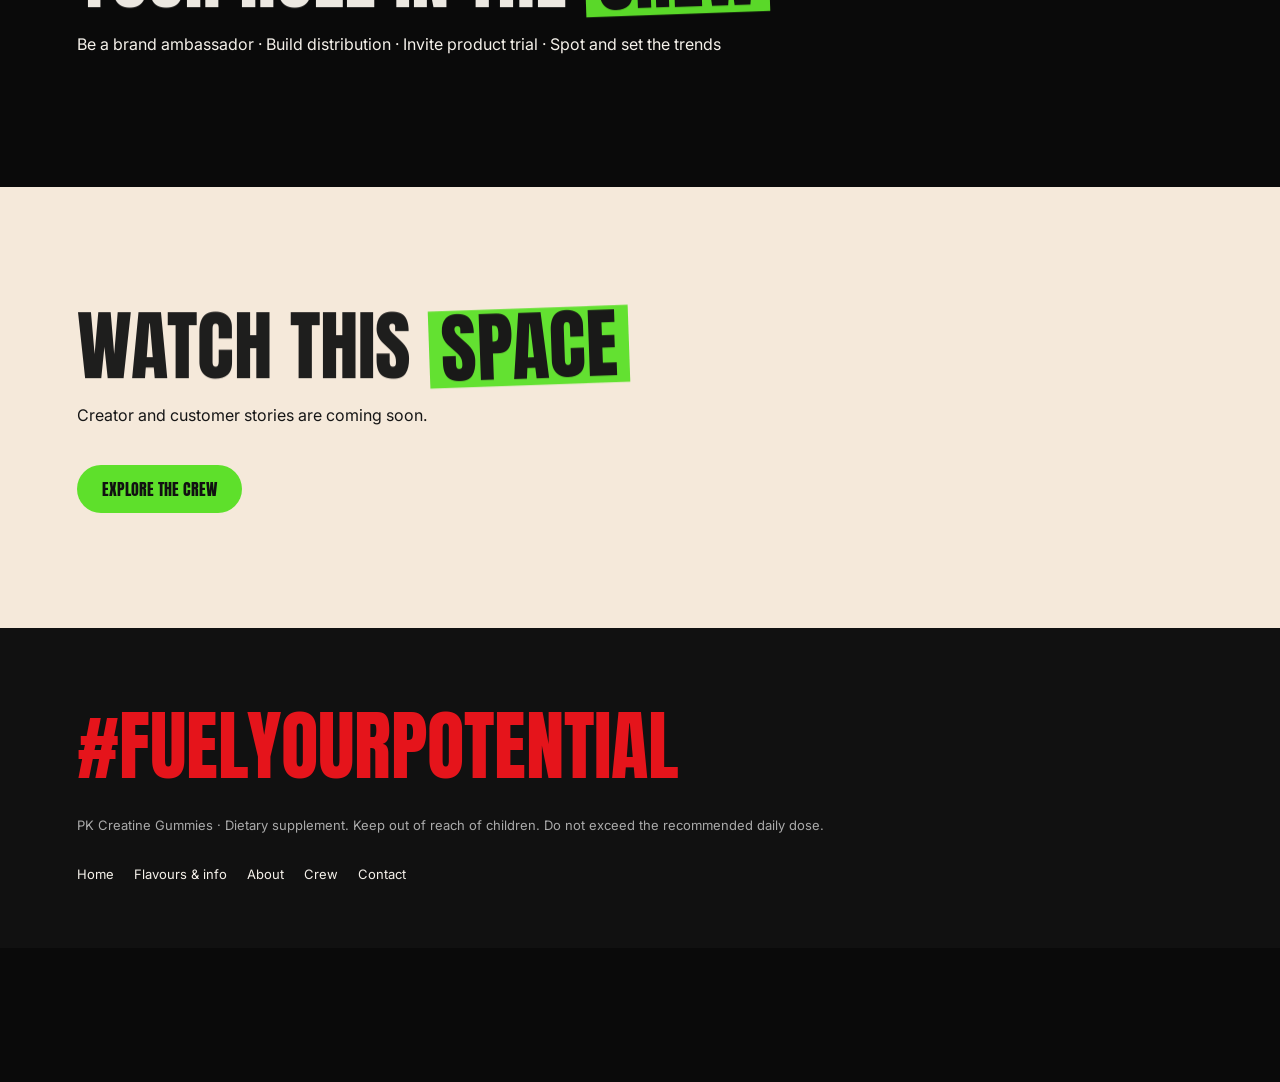
<file: talks.html>
<!doctype html><html lang="en"><head><meta charset="utf-8"><meta name="viewport" content="width=device-width, initial-scale=1"><meta http-equiv="refresh" content="0; url=crew.html#talks"><title>Page moved | PK Creatine Gummies</title></head><body><p>This content has moved. <a href="crew.html#talks">Continue to the new page</a>.</p></body></html>
</file>
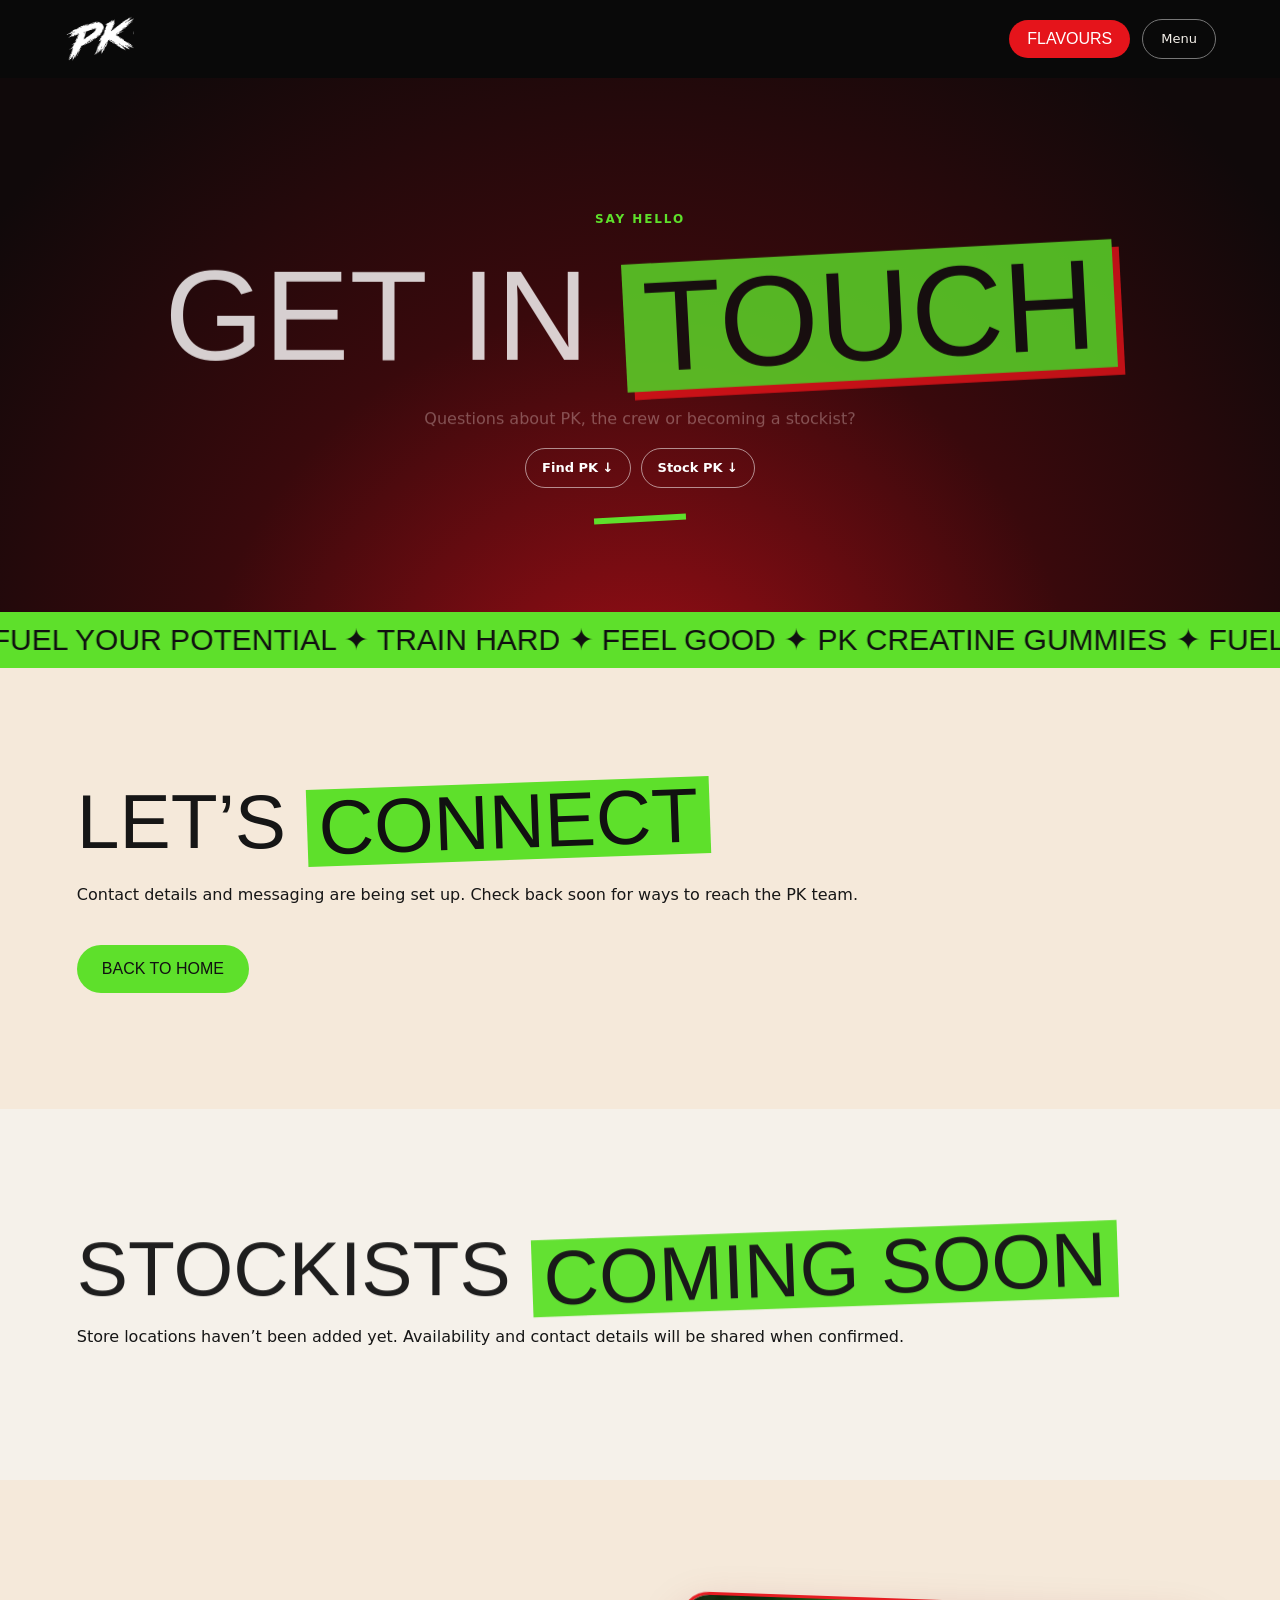
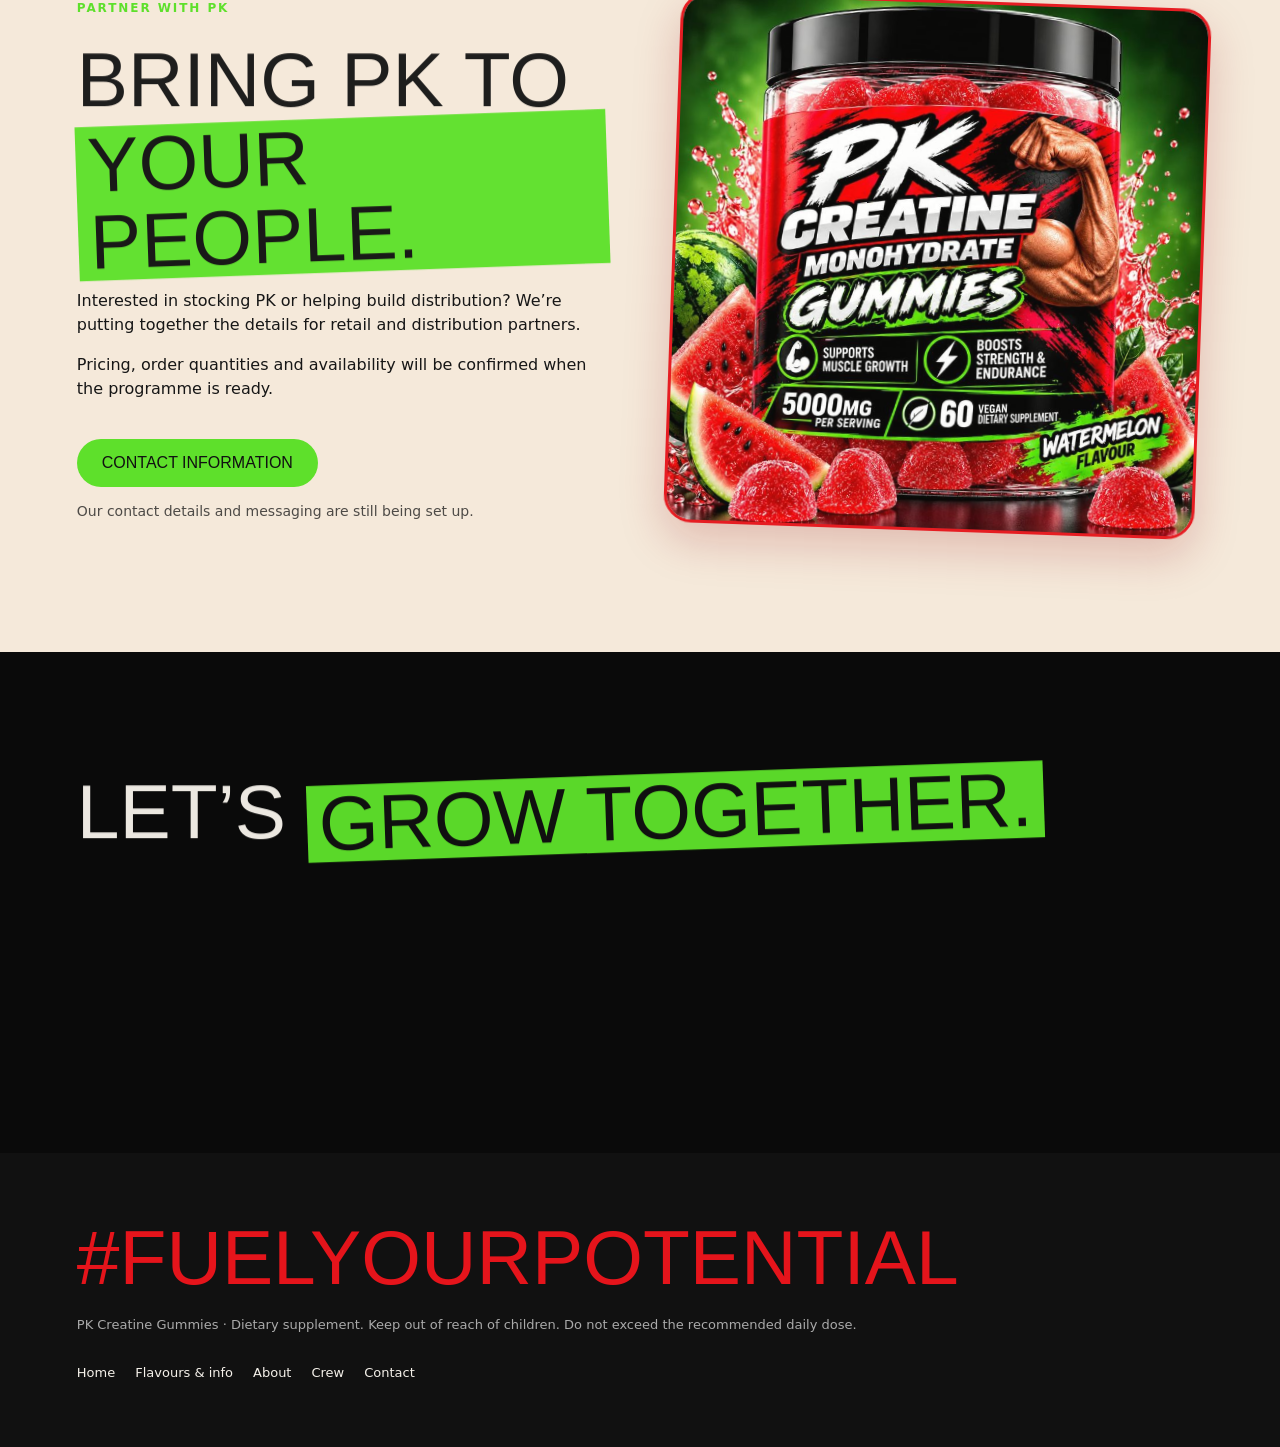
<file: wholesale.html>
<!doctype html><html lang="en"><head><meta charset="utf-8"><meta name="viewport" content="width=device-width, initial-scale=1"><meta http-equiv="refresh" content="0; url=contact.html#wholesale"><title>Page moved | PK Creatine Gummies</title></head><body><p>This content has moved. <a href="contact.html#wholesale">Continue to the new page</a>.</p></body></html>
</file>
<file: assets/pages.css>
/* The same bold, playful energy as the homepage, tuned for longer pages. */
html{scroll-behavior:smooth;scroll-padding-top:90px}
body{overflow-x:hidden}
.hero{background:radial-gradient(circle at 50% 125%,#a40e16,#39090c 48%,#10090a 90%);color:#fff;padding:clamp(80px,10vw,140px) 6vw 90px}
.hero p{color:#f5dedc}.hero .eyebrow{color:#5ee02b}.hero:after{background:#5ee02b;transform:rotate(-3deg)}
.hero h1 em{display:inline-block;transform:rotate(-3deg);box-shadow:7px 8px 0 #e5141b}
.hero .product-hero img{border:3px solid #fff;box-shadow:0 20px 45px #0007;transition:transform .35s ease}
.hero .product-hero img:hover{transform:rotate(0) translateY(-8px)}
.pk-ribbon{overflow:hidden;background:#5ee02b;color:#101010;padding:13px 0;white-space:nowrap;font:400 clamp(20px,3vw,30px)/1 Anton,Impact,sans-serif;text-transform:uppercase}
.pk-ribbon span{display:block;width:max-content;animation:pk-marquee 22s linear infinite}
@keyframes pk-marquee{to{transform:translateX(-50%)}}
.section{scroll-margin-top:90px;padding:clamp(65px,9vw,120px) 6vw}
.section h2 em{display:inline-block;transform:rotate(-2deg)}
.section.light:nth-of-type(even){background:#f5e9da}
.section .card{transition:transform .3s ease,box-shadow .3s ease}
.section .card:hover{transform:translateY(-7px) rotate(-1deg);box-shadow:0 18px 40px #3e181b29}
.section .card:nth-child(3n + 2) .badge{background:#e5141b;color:#fff}
.section .split img{box-shadow:0 18px 45px #8e0a0f35;border:3px solid #e5141b}
.section .btn{background:#5ee02b}.section .btn:hover{background:#e5141b;color:#fff}
.page-jumps{display:flex;gap:10px;justify-content:center;flex-wrap:wrap;margin:30px auto 0}
.page-jumps a{color:#fff;text-decoration:none;border:1px solid #ffffff88;border-radius:99px;padding:9px 16px;font-size:13px;font-weight:700;transition:background .2s,color .2s}
.page-jumps a:hover,.page-jumps a:focus-visible{background:#5ee02b;color:#111;border-color:#5ee02b}
.pk-feature{display:grid;grid-template-columns:1.1fr .9fr;gap:clamp(30px,6vw,90px);align-items:center}
.pk-feature img{display:block;width:100%;max-width:460px;margin:auto;border-radius:28px;transform:rotate(4deg);box-shadow:0 25px 60px #8e0a0f40;border:3px solid #e5141b}
.pk-reveal{opacity:0;transform:translateY(28px);transition:opacity .65s ease,transform .65s cubic-bezier(.22,1,.36,1)}
.pk-reveal.is-visible{opacity:1;transform:none}
@media(max-width:700px){.hero{padding:78px 6vw 75px}.pk-feature{grid-template-columns:1fr}.pk-feature img{max-width:300px}.section .card:hover{transform:none}}
@media(prefers-reduced-motion:reduce){html{scroll-behavior:auto}.pk-ribbon span{animation:none}.pk-reveal{opacity:1;transform:none;transition:none}.section .card,.hero .product-hero img,.page-jumps a{transition:none}.section .card:hover,.hero .product-hero img:hover{transform:none}}
/* Long slogans must not widen the mobile viewport. */
footer strong{display:block;overflow-wrap:anywhere}
.skip-link{position:fixed;z-index:100;top:10px;left:12px;background:#5ee02b;color:#111;padding:12px 18px;border-radius:30px;transform:translateY(-160%);font-weight:700}
.skip-link:focus{transform:translateY(0)}
header nav a[aria-current="page"]{font-weight:700;text-decoration:underline;text-decoration-color:#e5141b;text-underline-offset:4px}
.pk-reveal:focus-within{opacity:1;transform:none}

/* Keep long highlighted words fully visible on narrow screens, even with fallback fonts. */
@media(max-width:380px){.hero h1{font-size:clamp(40px,13vw,49px)}}
</file>
<file: assets/transition.css>
/* A page transition stays out of layout and never blocks links without JavaScript. */
html::after{content:"";position:fixed;inset:0;z-index:9999;background:#e5141b;transform:translateY(-101%);pointer-events:none}
@media (prefers-reduced-motion:no-preference){
 html.pk-leaving::after{transform:translateY(0);transition:transform .48s cubic-bezier(.76,0,.24,1)}
 html.pk-arriving::after{animation:pk-curtain-drop .55s .08s cubic-bezier(.76,0,.24,1) both}
 @keyframes pk-curtain-drop{from{transform:translateY(0)}to{transform:translateY(101%)}}
}
</file>
